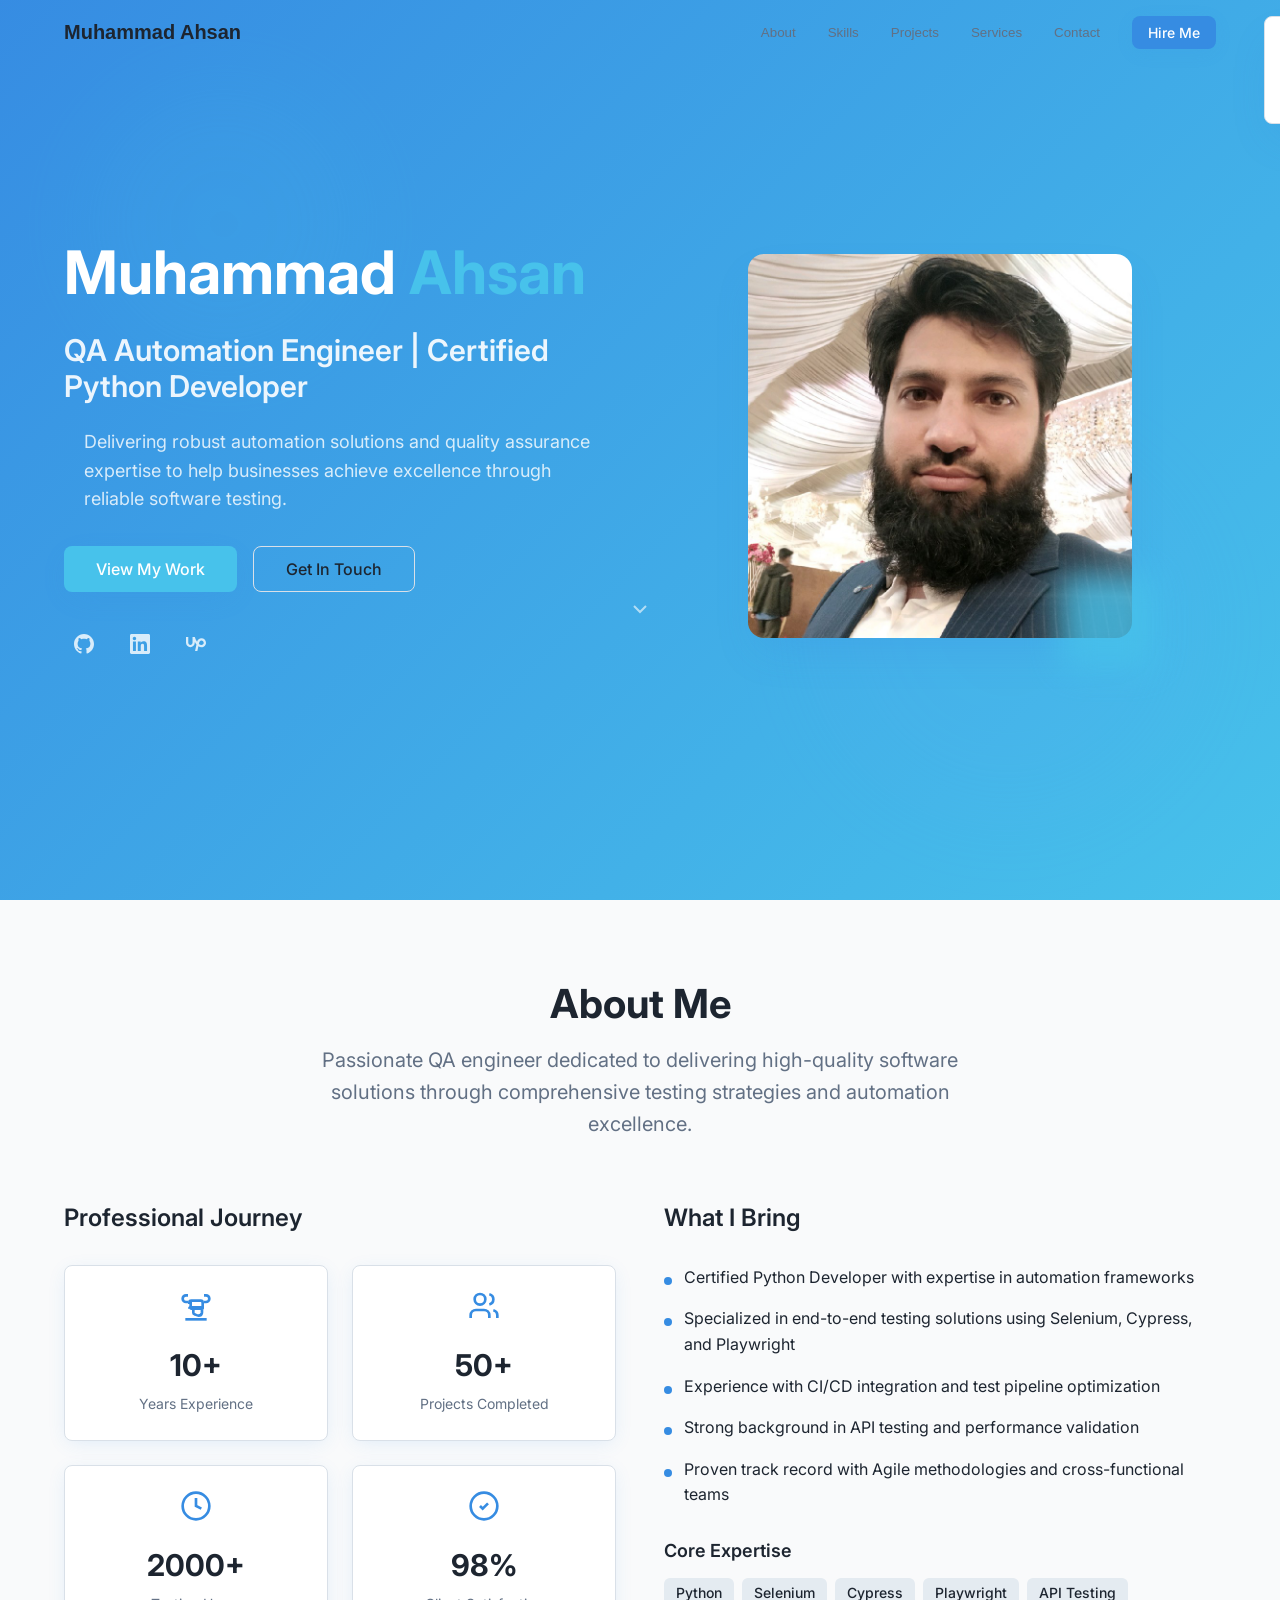
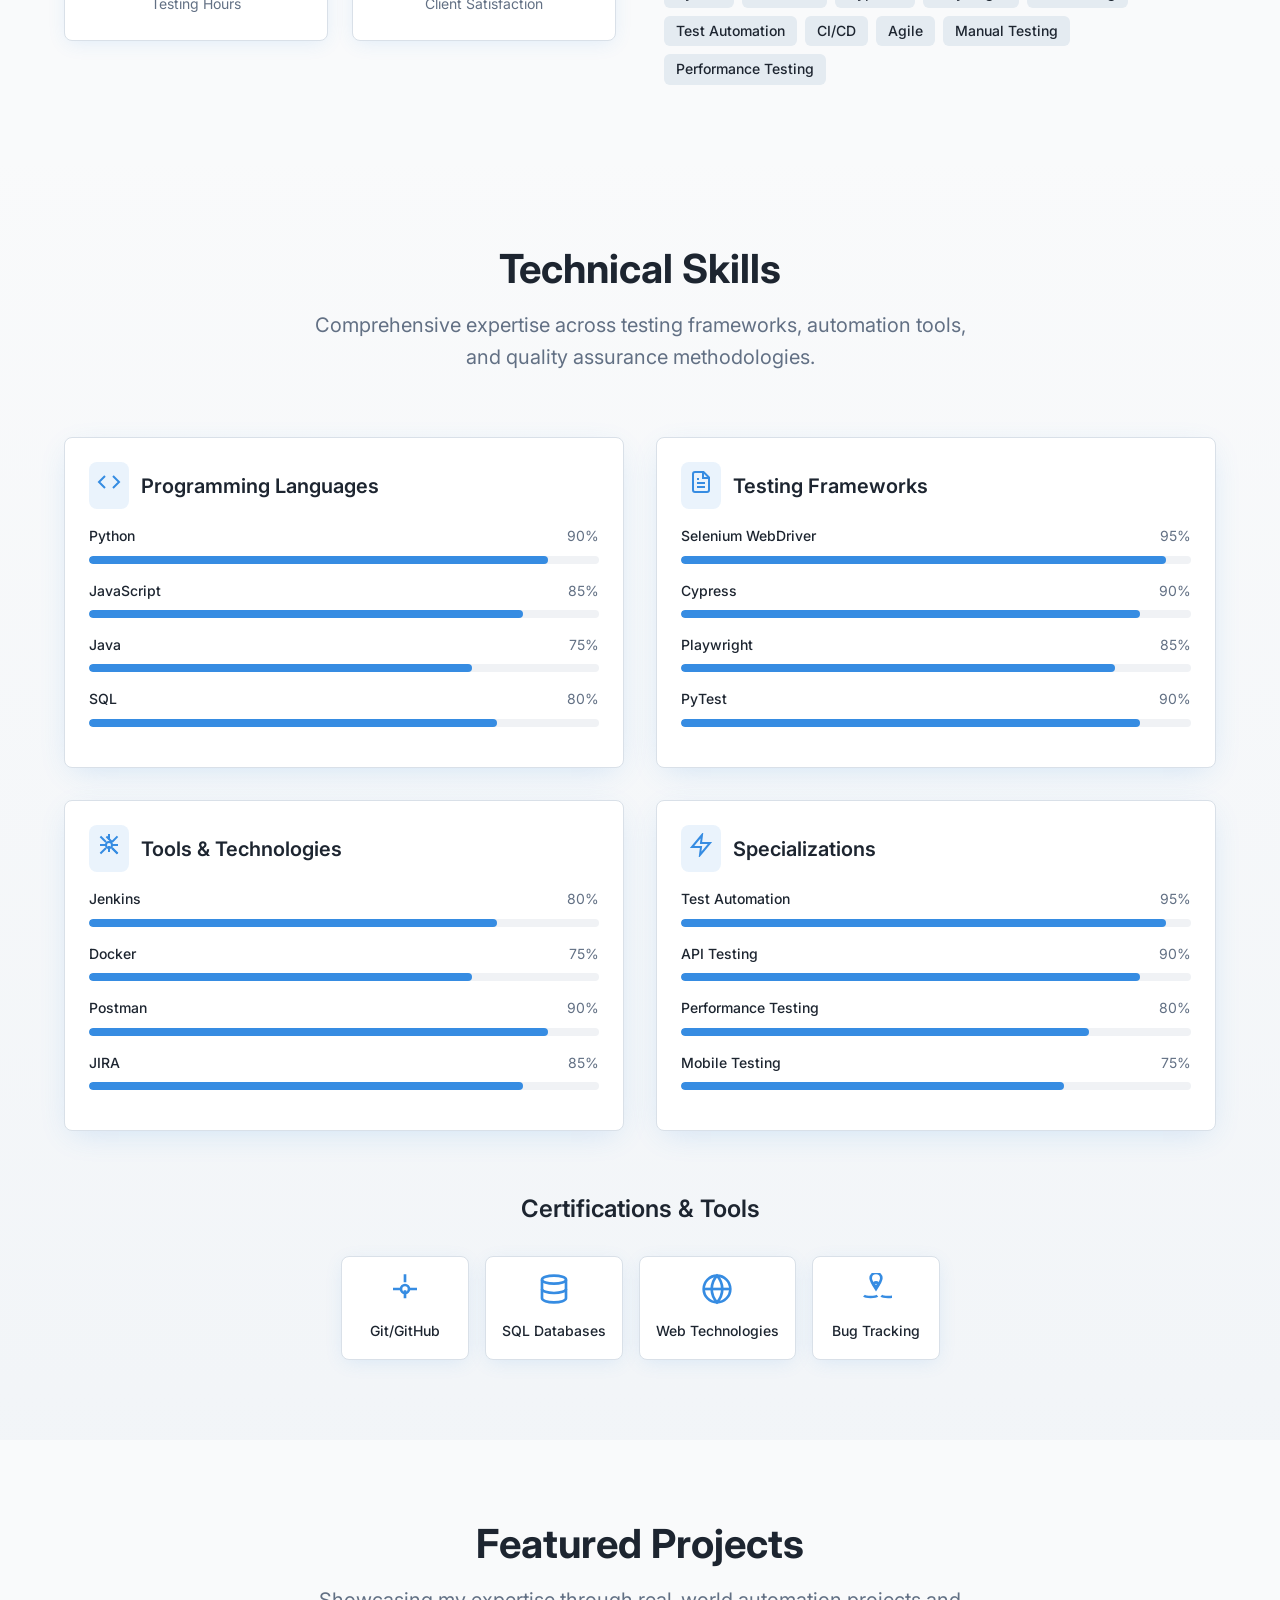
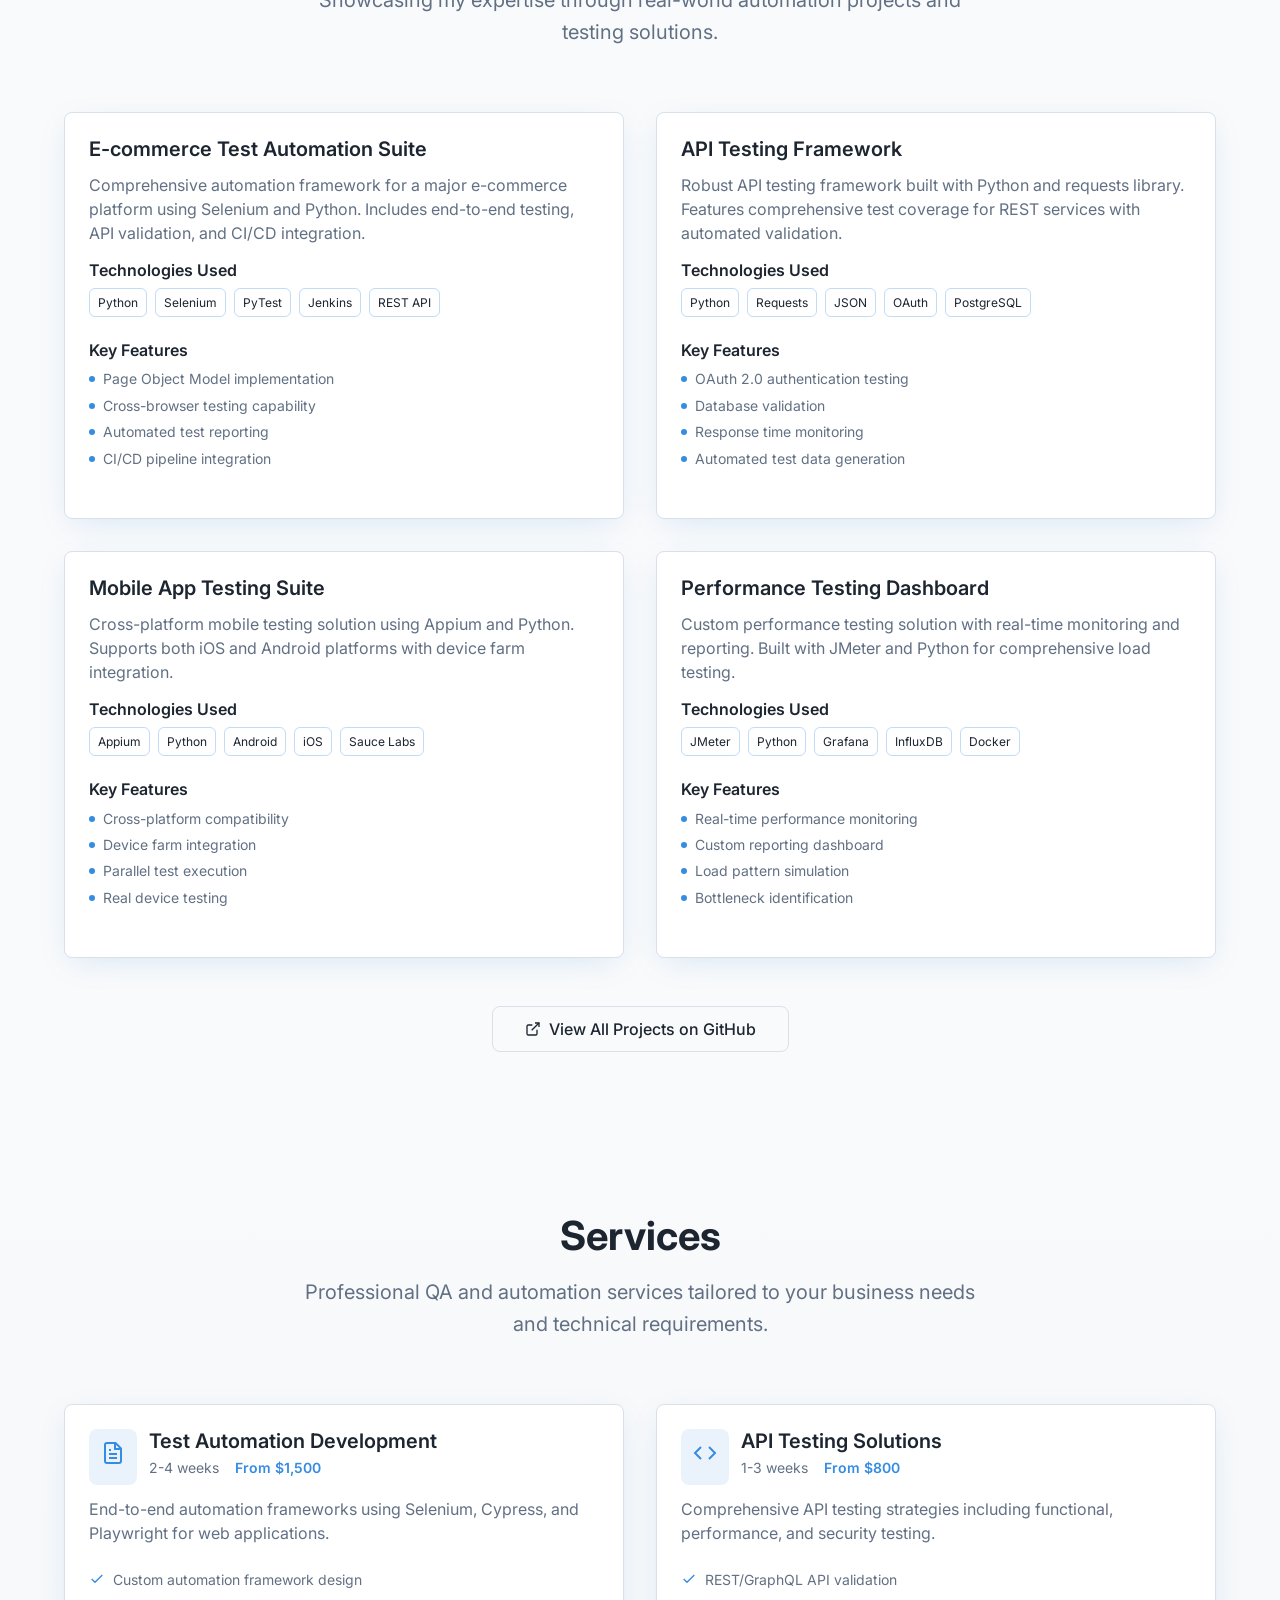
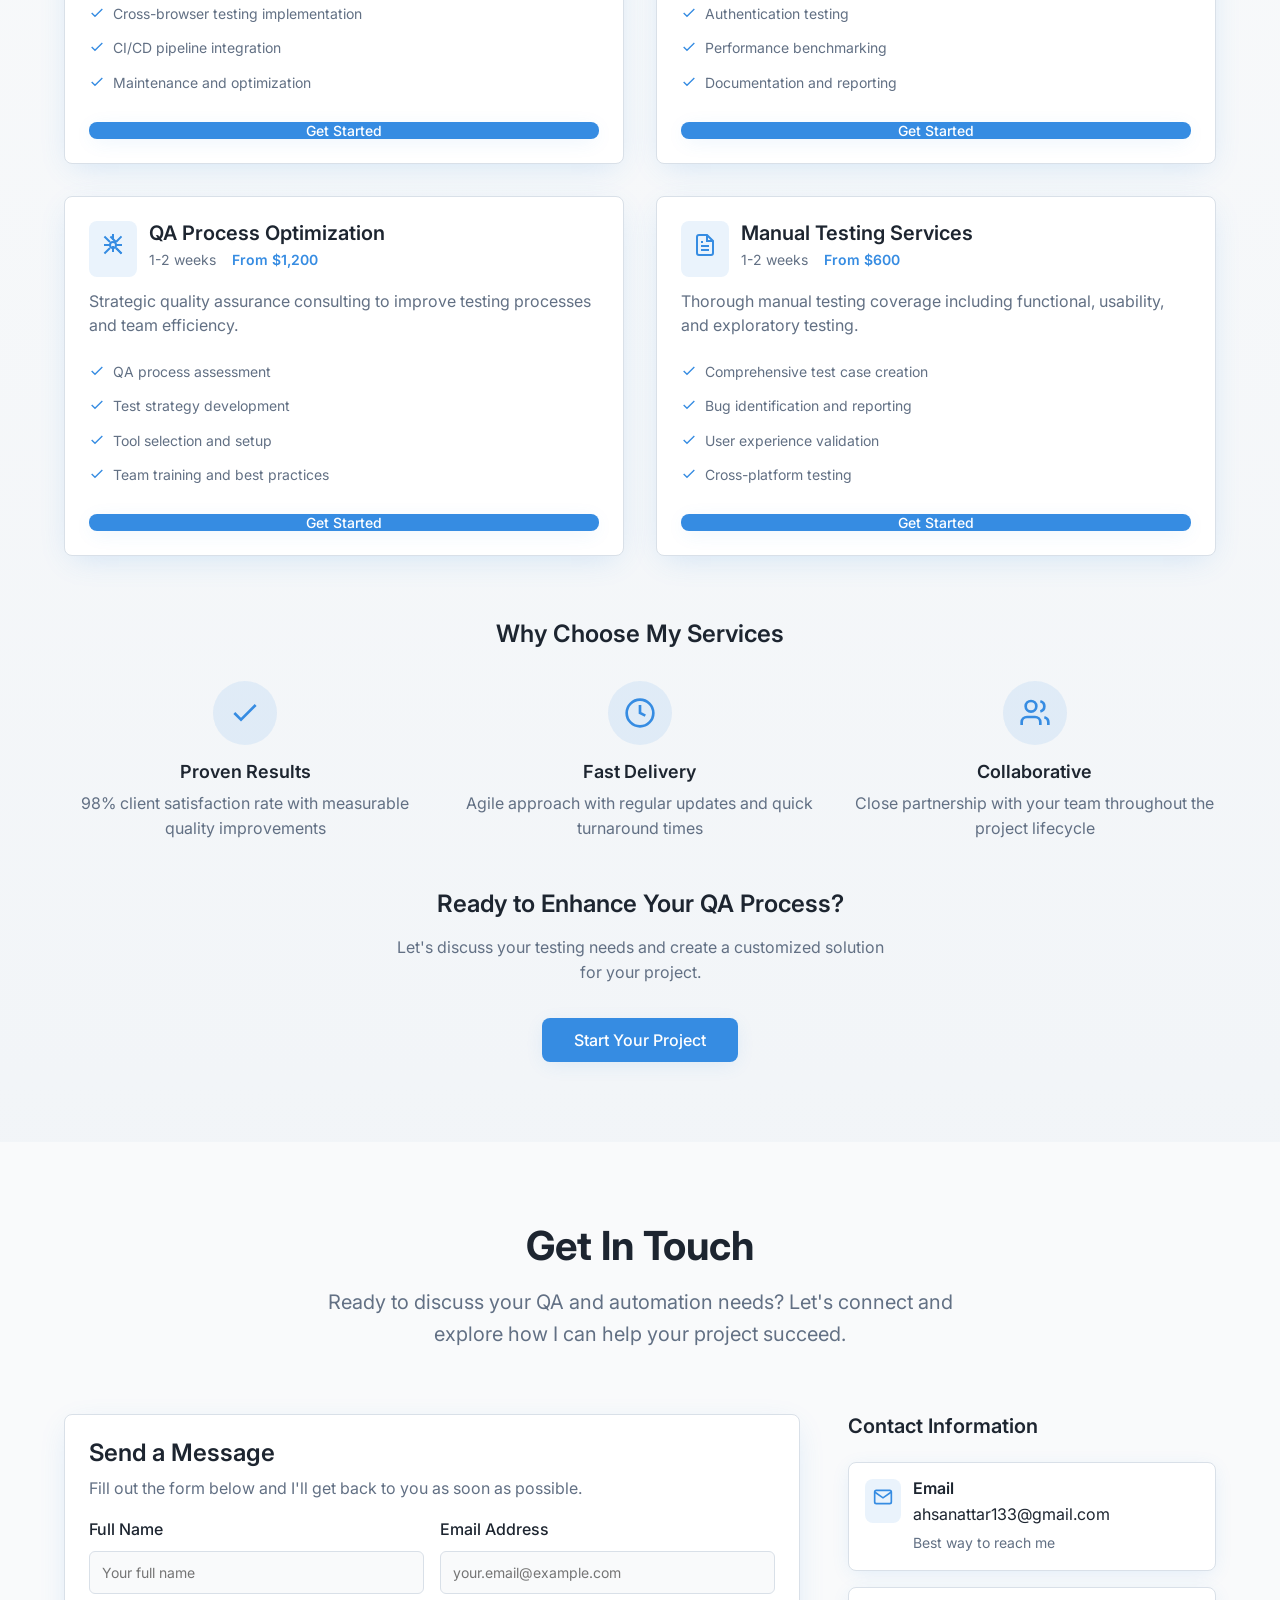
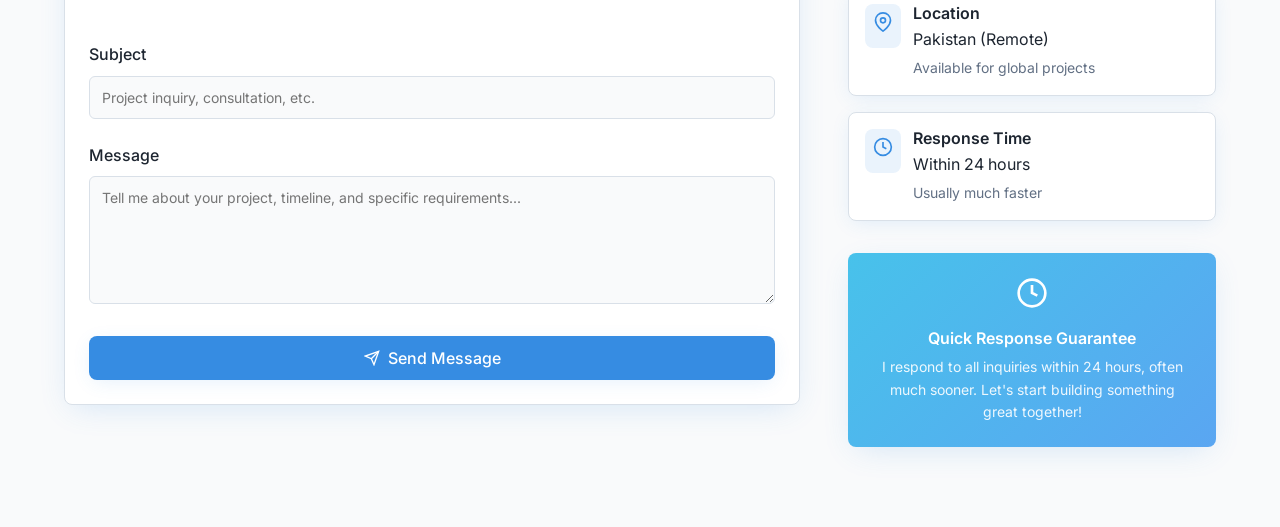
<file: index.html>
<!DOCTYPE html>
<html lang="en">
<head>
    <meta charset="UTF-8">
    <meta name="viewport" content="width=device-width, initial-scale=1.0">
    <title>Muhammad Ahsan - QA Automation Engineer | Certified Python Developer</title>
    <meta name="description" content="Professional QA Automation Engineer and Certified Python Developer. Specializing in test automation, API testing, and quality assurance solutions for businesses worldwide.">
    <meta name="author" content="Muhammad Ahsan">
    <meta name="keywords" content="QA Engineer, Test Automation, Python Developer, Selenium, Cypress, API Testing, Quality Assurance">
    
    <meta property="og:title" content="Muhammad Ahsan - QA Automation Engineer | Python Developer">
    <meta property="og:description" content="Professional QA Automation Engineer delivering robust testing solutions and automation frameworks. Available for Upwork projects and consulting.">
    <meta property="og:type" content="website">
    
    <link rel="stylesheet" href="styles.css">
    <link href="https://fonts.googleapis.com/css2?family=Inter:wght@300;400;500;600;700&display=swap" rel="stylesheet">
</head>
<body>
    <!-- Navigation -->
    <nav id="navbar" class="navbar">
        <div class="nav-container">
            <div class="nav-content">
                <button class="nav-logo" onclick="scrollToTop()">Muhammad Ahsan</button>
                
                <!-- Desktop Navigation -->
                <div class="nav-desktop">
                    <button onclick="scrollToSection('about')" class="nav-link">About</button>
                    <button onclick="scrollToSection('skills')" class="nav-link">Skills</button>
                    <button onclick="scrollToSection('projects')" class="nav-link">Projects</button>
                    <button onclick="scrollToSection('services')" class="nav-link">Services</button>
                    <button onclick="scrollToSection('contact')" class="nav-link">Contact</button>
                    <button onclick="scrollToSection('contact')" class="btn btn-primary btn-sm">Hire Me</button>
                </div>
                
                <!-- Mobile Menu Button -->
                <button class="mobile-menu-btn" onclick="toggleMobileMenu()">
                    <span class="hamburger-line"></span>
                    <span class="hamburger-line"></span>
                    <span class="hamburger-line"></span>
                </button>
            </div>
            
            <!-- Mobile Navigation -->
            <div id="mobile-menu" class="mobile-menu">
                <button onclick="scrollToSection('about')" class="mobile-nav-link">About</button>
                <button onclick="scrollToSection('skills')" class="mobile-nav-link">Skills</button>
                <button onclick="scrollToSection('projects')" class="mobile-nav-link">Projects</button>
                <button onclick="scrollToSection('services')" class="mobile-nav-link">Services</button>
                <button onclick="scrollToSection('contact')" class="mobile-nav-link">Contact</button>
                <button onclick="scrollToSection('contact')" class="btn btn-primary btn-sm">Hire Me</button>
            </div>
        </div>
    </nav>

    <!-- Hero Section -->
    <section class="hero">
        <div class="hero-bg-elements">
            <div class="hero-bg-circle-1"></div>
            <div class="hero-bg-circle-2"></div>
        </div>
        
        <div class="container hero-content">
            <div class="hero-grid">
                <!-- Content -->
                <div class="hero-text">
                    <h1 class="hero-title">Muhammad <span class="hero-accent">Ahsan</span></h1>
                    <h2 class="hero-subtitle">QA Automation Engineer | Certified Python Developer</h2>
                    <p class="hero-description">
                        Delivering robust automation solutions and quality assurance expertise to help businesses achieve excellence through reliable software testing.
                    </p>
                    
                    <div class="hero-buttons">
                        <button onclick="scrollToSection('projects')" class="btn btn-accent btn-lg">View My Work</button>
                        <button onclick="scrollToSection('contact')" class="btn btn-outline btn-lg">Get In Touch</button>
                    </div>

                    <div class="hero-social">
                        <a href="https://github.com/MAhsan133/" class="social-btn">
                            <svg width="20" height="20" viewBox="0 0 24 24" fill="currentColor">
                                <path d="M12 0c-6.626 0-12 5.373-12 12 0 5.302 3.438 9.8 8.207 11.387.599.111.793-.261.793-.577v-2.234c-3.338.726-4.033-1.416-4.033-1.416-.546-1.387-1.333-1.756-1.333-1.756-1.089-.745.083-.729.083-.729 1.205.084 1.839 1.237 1.839 1.237 1.07 1.834 2.807 1.304 3.492.997.107-.775.418-1.305.762-1.604-2.665-.305-5.467-1.334-5.467-5.931 0-1.311.469-2.381 1.236-3.221-.124-.303-.535-1.524.117-3.176 0 0 1.008-.322 3.301 1.23.957-.266 1.983-.399 3.003-.404 1.02.005 2.047.138 3.006.404 2.291-1.552 3.297-1.23 3.297-1.23.653 1.653.242 2.874.118 3.176.77.84 1.235 1.911 1.235 3.221 0 4.609-2.807 5.624-5.479 5.921.43.372.823 1.102.823 2.222v3.293c0 .319.192.694.801.576 4.765-1.589 8.199-6.086 8.199-11.386 0-6.627-5.373-12-12-12z"/>
                            </svg>
                        </a>
                        <a href="https://www.linkedin.com/in/muhammadahsan-automation/" class="social-btn">
                            <svg width="20" height="20" viewBox="0 0 24 24" fill="currentColor">
                                <path d="M20.447 20.452h-3.554v-5.569c0-1.328-.027-3.037-1.852-3.037-1.853 0-2.136 1.445-2.136 2.939v5.667H9.351V9h3.414v1.561h.046c.477-.9 1.637-1.85 3.37-1.85 3.601 0 4.267 2.37 4.267 5.455v6.286zM5.337 7.433c-1.144 0-2.063-.926-2.063-2.065 0-1.138.92-2.063 2.063-2.063 1.14 0 2.064.925 2.064 2.063 0 1.139-.925 2.065-2.064 2.065zm1.782 13.019H3.555V9h3.564v11.452zM22.225 0H1.771C.792 0 0 .774 0 1.729v20.542C0 23.227.792 24 1.771 24h20.451C23.2 24 24 23.227 24 22.271V1.729C24 .774 23.2 0 22.222 0h.003z"/>
                            </svg>
                        </a>
                        <a href="https://upwork.com/freelancers/muhammadahsan243" class="social-btn">
                            <svg width="20" height="20" viewBox="0 0 24 24" fill="currentColor" xmlns="http://www.w3.org/2000/svg">
                              <path d="M18.561 13.158c-1.102 0-2.135-.467-3.074-1.227l.228-1.076.008-.042c.207-1.143.849-3.06 2.839-3.06 1.492 0 2.703 1.212 2.703 2.703-.001 1.489-1.212 2.702-2.704 2.702zm0-8.14c-2.539 0-4.51 1.649-5.31 4.366-1.22-1.834-2.148-4.036-2.687-5.892H7.828v7.112c-.002 1.406-1.141 2.546-2.547 2.548-1.405-.002-2.543-1.143-2.545-2.548V3.492H0v7.112c0 2.914 2.37 5.303 5.281 5.303 2.913 0 5.283-2.389 5.283-5.303v-1.19c.529 1.107 1.182 2.229 1.974 3.221l-1.673 7.873h2.797l1.213-5.71c1.063.679 2.285 1.109 3.686 1.109 3 0 5.439-2.452 5.439-5.45 0-3-2.439-5.439-5.439-5.439z"/>
                            </svg>

                        </a>
                    </div>
                </div>

                <!-- Image -->
                <div class="hero-image">
                    <div class="hero-image-container">
                        <img src="src/assets/hero-portrait.jpg" alt="Muhammad Ahsan - QA Automation Engineer" class="hero-img">
                        <div class="hero-image-glow"></div>
                    </div>
                </div>
            </div>
            
            <div class="scroll-indicator">
                <button onclick="scrollToSection('about')" class="scroll-btn">
                    <svg width="24" height="24" viewBox="0 0 24 24" fill="none" stroke="currentColor" stroke-width="2">
                        <polyline points="6,9 12,15 18,9"></polyline>
                    </svg>
                </button>
            </div>
        </div>
    </section>

    <!-- About Section -->
    <section id="about" class="about">
        <div class="container">
            <div class="section-header">
                <h2 class="section-title">About Me</h2>
                <p class="section-description">
                    Passionate QA engineer dedicated to delivering high-quality software solutions through comprehensive testing strategies and automation excellence.
                </p>
            </div>

            <div class="about-grid">
                <!-- Stats -->
                <div class="about-stats">
                    <h3 class="about-section-title">Professional Journey</h3>
                    <div class="stats-grid">
                        <div class="stat-card">
                            <svg class="stat-icon" width="32" height="32" viewBox="0 0 24 24" fill="none" stroke="currentColor" stroke-width="2">
                                <path d="M6 9H4.5a2.5 2.5 0 0 1 0-5H6"></path>
                                <path d="M18 9h1.5a2.5 2.5 0 0 0 0-5H18"></path>
                                <path d="M4 22h16"></path>
                                <path d="M10 14.66V17c0 .55.47.98.97 1.21C12.15 18.75 13 19.24 14 19.24c1.25 0 2.18-.91 2.45-2.11.02-.12.03-.24.03-.37V14.66"></path>
                                <path d="M7 14c0-.55.45-1 1-1h8c.55 0 1 .45 1 1"></path>
                                <path d="M7 9.5c0-.83.67-1.5 1.5-1.5h7c.83 0 1.5.67 1.5 1.5v4c0 .28-.22.5-.5.5h-8c-.28 0-.5-.22-.5-.5v-4Z"></path>
                            </svg>
                            <div class="stat-value">10+</div>
                            <div class="stat-label">Years Experience</div>
                        </div>
                        <div class="stat-card">
                            <svg class="stat-icon" width="32" height="32" viewBox="0 0 24 24" fill="none" stroke="currentColor" stroke-width="2">
                                <path d="M16 21v-2a4 4 0 0 0-4-4H6a4 4 0 0 0-4 4v2"></path>
                                <circle cx="9" cy="7" r="4"></circle>
                                <path d="M22 21v-2a4 4 0 0 0-3-3.87"></path>
                                <path d="M16 3.13a4 4 0 0 1 0 7.75"></path>
                            </svg>
                            <div class="stat-value">50+</div>
                            <div class="stat-label">Projects Completed</div>
                        </div>
                        <div class="stat-card">
                            <svg class="stat-icon" width="32" height="32" viewBox="0 0 24 24" fill="none" stroke="currentColor" stroke-width="2">
                                <circle cx="12" cy="12" r="10"></circle>
                                <polyline points="12,6 12,12 16,14"></polyline>
                            </svg>
                            <div class="stat-value">2000+</div>
                            <div class="stat-label">Testing Hours</div>
                        </div>
                        <div class="stat-card">
                            <svg class="stat-icon" width="32" height="32" viewBox="0 0 24 24" fill="none" stroke="currentColor" stroke-width="2">
                                <circle cx="12" cy="12" r="10"></circle>
                                <path d="M9 12l2 2 4-4"></path>
                            </svg>
                            <div class="stat-value">98%</div>
                            <div class="stat-label">Client Satisfaction</div>
                        </div>
                    </div>
                </div>

                <!-- About content -->
                <div class="about-content">
                    <h3 class="about-section-title">What I Bring</h3>
                    <div class="about-highlights">
                        <div class="highlight-item">
                            <div class="highlight-dot"></div>
                            <p>Certified Python Developer with expertise in automation frameworks</p>
                        </div>
                        <div class="highlight-item">
                            <div class="highlight-dot"></div>
                            <p>Specialized in end-to-end testing solutions using Selenium, Cypress, and Playwright</p>
                        </div>
                        <div class="highlight-item">
                            <div class="highlight-dot"></div>
                            <p>Experience with CI/CD integration and test pipeline optimization</p>
                        </div>
                        <div class="highlight-item">
                            <div class="highlight-dot"></div>
                            <p>Strong background in API testing and performance validation</p>
                        </div>
                        <div class="highlight-item">
                            <div class="highlight-dot"></div>
                            <p>Proven track record with Agile methodologies and cross-functional teams</p>
                        </div>
                    </div>

                    <div class="about-skills">
                        <h4 class="skills-title">Core Expertise</h4>
                        <div class="skills-badges">
                            <span class="skill-badge">Python</span>
                            <span class="skill-badge">Selenium</span>
                            <span class="skill-badge">Cypress</span>
                            <span class="skill-badge">Playwright</span>
                            <span class="skill-badge">API Testing</span>
                            <span class="skill-badge">Test Automation</span>
                            <span class="skill-badge">CI/CD</span>
                            <span class="skill-badge">Agile</span>
                            <span class="skill-badge">Manual Testing</span>
                            <span class="skill-badge">Performance Testing</span>
                        </div>
                    </div>
                </div>
            </div>
        </div>
    </section>

    <!-- Skills Section -->
    <section id="skills" class="skills">
        <div class="container">
            <div class="section-header">
                <h2 class="section-title">Technical Skills</h2>
                <p class="section-description">
                    Comprehensive expertise across testing frameworks, automation tools, and quality assurance methodologies.
                </p>
            </div>

            <div class="skills-grid">
                <!-- Programming Languages -->
                <div class="skill-card">
                    <div class="skill-card-header">
                        <div class="skill-icon">
                            <svg width="24" height="24" viewBox="0 0 24 24" fill="none" stroke="currentColor" stroke-width="2">
                                <polyline points="16,18 22,12 16,6"></polyline>
                                <polyline points="8,6 2,12 8,18"></polyline>
                            </svg>
                        </div>
                        <h3 class="skill-card-title">Programming Languages</h3>
                    </div>
                    <div class="skill-list">
                        <div class="skill-item">
                            <div class="skill-info">
                                <span class="skill-name">Python</span>
                                <span class="skill-percentage">90%</span>
                            </div>
                            <div class="skill-bar">
                                <div class="skill-progress" style="width: 90%"></div>
                            </div>
                        </div>
                        <div class="skill-item">
                            <div class="skill-info">
                                <span class="skill-name">JavaScript</span>
                                <span class="skill-percentage">85%</span>
                            </div>
                            <div class="skill-bar">
                                <div class="skill-progress" style="width: 85%"></div>
                            </div>
                        </div>
                        <div class="skill-item">
                            <div class="skill-info">
                                <span class="skill-name">Java</span>
                                <span class="skill-percentage">75%</span>
                            </div>
                            <div class="skill-bar">
                                <div class="skill-progress" style="width: 75%"></div>
                            </div>
                        </div>
                        <div class="skill-item">
                            <div class="skill-info">
                                <span class="skill-name">SQL</span>
                                <span class="skill-percentage">80%</span>
                            </div>
                            <div class="skill-bar">
                                <div class="skill-progress" style="width: 80%"></div>
                            </div>
                        </div>
                    </div>
                </div>

                <!-- Testing Frameworks -->
                <div class="skill-card">
                    <div class="skill-card-header">
                        <div class="skill-icon">
                            <svg width="24" height="24" viewBox="0 0 24 24" fill="none" stroke="currentColor" stroke-width="2">
                                <path d="M14.5 2H6a2 2 0 0 0-2 2v16a2 2 0 0 0 2 2h12a2 2 0 0 0 2-2V7.5L14.5 2z"></path>
                                <polyline points="14,2 14,8 20,8"></polyline>
                                <line x1="16" y1="13" x2="8" y2="13"></line>
                                <line x1="16" y1="17" x2="8" y2="17"></line>
                                <polyline points="10,9 9,9 8,9"></polyline>
                            </svg>
                        </div>
                        <h3 class="skill-card-title">Testing Frameworks</h3>
                    </div>
                    <div class="skill-list">
                        <div class="skill-item">
                            <div class="skill-info">
                                <span class="skill-name">Selenium WebDriver</span>
                                <span class="skill-percentage">95%</span>
                            </div>
                            <div class="skill-bar">
                                <div class="skill-progress" style="width: 95%"></div>
                            </div>
                        </div>
                        <div class="skill-item">
                            <div class="skill-info">
                                <span class="skill-name">Cypress</span>
                                <span class="skill-percentage">90%</span>
                            </div>
                            <div class="skill-bar">
                                <div class="skill-progress" style="width: 90%"></div>
                            </div>
                        </div>
                        <div class="skill-item">
                            <div class="skill-info">
                                <span class="skill-name">Playwright</span>
                                <span class="skill-percentage">85%</span>
                            </div>
                            <div class="skill-bar">
                                <div class="skill-progress" style="width: 85%"></div>
                            </div>
                        </div>
                        <div class="skill-item">
                            <div class="skill-info">
                                <span class="skill-name">PyTest</span>
                                <span class="skill-percentage">90%</span>
                            </div>
                            <div class="skill-bar">
                                <div class="skill-progress" style="width: 90%"></div>
                            </div>
                        </div>
                    </div>
                </div>

                <!-- Tools & Technologies -->
                <div class="skill-card">
                    <div class="skill-card-header">
                        <div class="skill-icon">
                            <svg width="24" height="24" viewBox="0 0 24 24" fill="none" stroke="currentColor" stroke-width="2">
                                <circle cx="12" cy="12" r="3"></circle>
                                <path d="M12 1v6m0 6v6"></path>
                                <path d="M3 12h6m6 0h6"></path>
                                <path d="M3.4 20.5 9 15m6 0 5.6 5.5"></path>
                                <path d="M20.5 3.4 15 9m0 6l5.5 5.6"></path>
                                <path d="M3.4 3.5 9 9m6 0-5.6-5.5"></path>
                            </svg>
                        </div>
                        <h3 class="skill-card-title">Tools & Technologies</h3>
                    </div>
                    <div class="skill-list">
                        <div class="skill-item">
                            <div class="skill-info">
                                <span class="skill-name">Jenkins</span>
                                <span class="skill-percentage">80%</span>
                            </div>
                            <div class="skill-bar">
                                <div class="skill-progress" style="width: 80%"></div>
                            </div>
                        </div>
                        <div class="skill-item">
                            <div class="skill-info">
                                <span class="skill-name">Docker</span>
                                <span class="skill-percentage">75%</span>
                            </div>
                            <div class="skill-bar">
                                <div class="skill-progress" style="width: 75%"></div>
                            </div>
                        </div>
                        <div class="skill-item">
                            <div class="skill-info">
                                <span class="skill-name">Postman</span>
                                <span class="skill-percentage">90%</span>
                            </div>
                            <div class="skill-bar">
                                <div class="skill-progress" style="width: 90%"></div>
                            </div>
                        </div>
                        <div class="skill-item">
                            <div class="skill-info">
                                <span class="skill-name">JIRA</span>
                                <span class="skill-percentage">85%</span>
                            </div>
                            <div class="skill-bar">
                                <div class="skill-progress" style="width: 85%"></div>
                            </div>
                        </div>
                    </div>
                </div>

                <!-- Specializations -->
                <div class="skill-card">
                    <div class="skill-card-header">
                        <div class="skill-icon">
                            <svg width="24" height="24" viewBox="0 0 24 24" fill="none" stroke="currentColor" stroke-width="2">
                                <polygon points="13 2 3 14 12 14 11 22 21 10 12 10 13 2"></polygon>
                            </svg>
                        </div>
                        <h3 class="skill-card-title">Specializations</h3>
                    </div>
                    <div class="skill-list">
                        <div class="skill-item">
                            <div class="skill-info">
                                <span class="skill-name">Test Automation</span>
                                <span class="skill-percentage">95%</span>
                            </div>
                            <div class="skill-bar">
                                <div class="skill-progress" style="width: 95%"></div>
                            </div>
                        </div>
                        <div class="skill-item">
                            <div class="skill-info">
                                <span class="skill-name">API Testing</span>
                                <span class="skill-percentage">90%</span>
                            </div>
                            <div class="skill-bar">
                                <div class="skill-progress" style="width: 90%"></div>
                            </div>
                        </div>
                        <div class="skill-item">
                            <div class="skill-info">
                                <span class="skill-name">Performance Testing</span>
                                <span class="skill-percentage">80%</span>
                            </div>
                            <div class="skill-bar">
                                <div class="skill-progress" style="width: 80%"></div>
                            </div>
                        </div>
                        <div class="skill-item">
                            <div class="skill-info">
                                <span class="skill-name">Mobile Testing</span>
                                <span class="skill-percentage">75%</span>
                            </div>
                            <div class="skill-bar">
                                <div class="skill-progress" style="width: 75%"></div>
                            </div>
                        </div>
                    </div>
                </div>
            </div>

            <!-- Additional certifications -->
            <div class="certifications">
                <h3 class="certifications-title">Certifications & Tools</h3>
                <div class="certification-grid">
                    <div class="cert-card">
                        <svg class="cert-icon" width="32" height="32" viewBox="0 0 24 24" fill="none" stroke="currentColor" stroke-width="2">
                            <circle cx="12" cy="12" r="3"></circle>
                            <path d="M12 1v6m0 6v6"></path>
                            <path d="M3 12h6m6 0h6"></path>
                        </svg>
                        <p class="cert-name">Git/GitHub</p>
                    </div>
                    <div class="cert-card">
                        <svg class="cert-icon" width="32" height="32" viewBox="0 0 24 24" fill="none" stroke="currentColor" stroke-width="2">
                            <ellipse cx="12" cy="5" rx="9" ry="3"></ellipse>
                            <path d="M21 12c0 1.66-4 3-9 3s-9-1.34-9-3"></path>
                            <path d="M3 5v14c0 1.66 4 3 9 3s9-1.34 9-3V5"></path>
                        </svg>
                        <p class="cert-name">SQL Databases</p>
                    </div>
                    <div class="cert-card">
                        <svg class="cert-icon" width="32" height="32" viewBox="0 0 24 24" fill="none" stroke="currentColor" stroke-width="2">
                            <circle cx="12" cy="12" r="10"></circle>
                            <line x1="2" y1="12" x2="22" y2="12"></line>
                            <path d="M12 2a15.3 15.3 0 0 1 4 10 15.3 15.3 0 0 1-4 10 15.3 15.3 0 0 1-4-10 15.3 15.3 0 0 1 4-10z"></path>
                        </svg>
                        <p class="cert-name">Web Technologies</p>
                    </div>
                    <div class="cert-card">
                        <svg class="cert-icon" width="32" height="32" viewBox="0 0 24 24" fill="none" stroke="currentColor" stroke-width="2">
                            <path d="M12 12s4-6 4-8a4 4 0 1 0-8 0c0 2 4 8 4 8z"></path>
                            <path d="M10.5 8.5a1.5 1.5 0 1 1 3 0 1.5 1.5 0 0 1-3 0z"></path>
                            <path d="M3 17s1 1 5 1 5-1 5-1"></path>
                            <path d="M16 17s1 1 5 1 5-1 5-1"></path>
                        </svg>
                        <p class="cert-name">Bug Tracking</p>
                    </div>
                </div>
            </div>
        </div>
    </section>

    <!-- Projects Section -->
    <section id="projects" class="projects">
        <div class="container">
            <div class="section-header">
                <h2 class="section-title">Featured Projects</h2>
                <p class="section-description">
                    Showcasing my expertise through real-world automation projects and testing solutions.
                </p>
            </div>

            <div class="projects-grid">
                <!-- E-commerce Test Automation Suite -->
                <div class="project-card">
                    <div class="project-header">
                        <h3 class="project-title">E-commerce Test Automation Suite</h3>
                        <p class="project-description">
                            Comprehensive automation framework for a major e-commerce platform using Selenium and Python. Includes end-to-end testing, API validation, and CI/CD integration.
                        </p>
                    </div>
                    <div class="project-content">
                        <div class="project-tech">
                            <h4 class="project-section-title">Technologies Used</h4>
                            <div class="tech-badges">
                                <span class="tech-badge">Python</span>
                                <span class="tech-badge">Selenium</span>
                                <span class="tech-badge">PyTest</span>
                                <span class="tech-badge">Jenkins</span>
                                <span class="tech-badge">REST API</span>
                            </div>
                        </div>
                        
                        <div class="project-features">
                            <h4 class="project-section-title">Key Features</h4>
                            <ul class="features-list">
                                <li>Page Object Model implementation</li>
                                <li>Cross-browser testing capability</li>
                                <li>Automated test reporting</li>
                                <li>CI/CD pipeline integration</li>
                            </ul>
                        </div>
                        
<!--                        <div class="project-actions">-->
<!--                            <button class="btn btn-primary btn-sm">Live Demo</button>-->
<!--                            <button class="btn btn-outline btn-sm">View Code</button>-->
<!--                        </div>-->
                    </div>
                </div>

                <!-- API Testing Framework -->
                <div class="project-card">
                    <div class="project-header">
                        <h3 class="project-title">API Testing Framework</h3>
                        <p class="project-description">
                            Robust API testing framework built with Python and requests library. Features comprehensive test coverage for REST services with automated validation.
                        </p>
                    </div>
                    <div class="project-content">
                        <div class="project-tech">
                            <h4 class="project-section-title">Technologies Used</h4>
                            <div class="tech-badges">
                                <span class="tech-badge">Python</span>
                                <span class="tech-badge">Requests</span>
                                <span class="tech-badge">JSON</span>
                                <span class="tech-badge">OAuth</span>
                                <span class="tech-badge">PostgreSQL</span>
                            </div>
                        </div>
                        
                        <div class="project-features">
                            <h4 class="project-section-title">Key Features</h4>
                            <ul class="features-list">
                                <li>OAuth 2.0 authentication testing</li>
                                <li>Database validation</li>
                                <li>Response time monitoring</li>
                                <li>Automated test data generation</li>
                            </ul>
                        </div>
                        
<!--                        <div class="project-actions">-->
<!--                            <button class="btn btn-primary btn-sm">Live Demo</button>-->
<!--                            <button class="btn btn-outline btn-sm">View Code</button>-->
<!--                        </div>-->
                    </div>
                </div>

                <!-- Mobile App Testing Suite -->
                <div class="project-card">
                    <div class="project-header">
                        <h3 class="project-title">Mobile App Testing Suite</h3>
                        <p class="project-description">
                            Cross-platform mobile testing solution using Appium and Python. Supports both iOS and Android platforms with device farm integration.
                        </p>
                    </div>
                    <div class="project-content">
                        <div class="project-tech">
                            <h4 class="project-section-title">Technologies Used</h4>
                            <div class="tech-badges">
                                <span class="tech-badge">Appium</span>
                                <span class="tech-badge">Python</span>
                                <span class="tech-badge">Android</span>
                                <span class="tech-badge">iOS</span>
                                <span class="tech-badge">Sauce Labs</span>
                            </div>
                        </div>
                        
                        <div class="project-features">
                            <h4 class="project-section-title">Key Features</h4>
                            <ul class="features-list">
                                <li>Cross-platform compatibility</li>
                                <li>Device farm integration</li>
                                <li>Parallel test execution</li>
                                <li>Real device testing</li>
                            </ul>
                        </div>
                        
<!--                        <div class="project-actions">-->
<!--                            <button class="btn btn-primary btn-sm">Live Demo</button>-->
<!--                            <button class="btn btn-outline btn-sm">View Code</button>-->
<!--                        </div>-->
                    </div>
                </div>

                <!-- Performance Testing Dashboard -->
                <div class="project-card">
                    <div class="project-header">
                        <h3 class="project-title">Performance Testing Dashboard</h3>
                        <p class="project-description">
                            Custom performance testing solution with real-time monitoring and reporting. Built with JMeter and Python for comprehensive load testing.
                        </p>
                    </div>
                    <div class="project-content">
                        <div class="project-tech">
                            <h4 class="project-section-title">Technologies Used</h4>
                            <div class="tech-badges">
                                <span class="tech-badge">JMeter</span>
                                <span class="tech-badge">Python</span>
                                <span class="tech-badge">Grafana</span>
                                <span class="tech-badge">InfluxDB</span>
                                <span class="tech-badge">Docker</span>
                            </div>
                        </div>
                        
                        <div class="project-features">
                            <h4 class="project-section-title">Key Features</h4>
                            <ul class="features-list">
                                <li>Real-time performance monitoring</li>
                                <li>Custom reporting dashboard</li>
                                <li>Load pattern simulation</li>
                                <li>Bottleneck identification</li>
                            </ul>
                        </div>
                        
<!--                        <div class="project-actions">-->
<!--                            <button class="btn btn-primary btn-sm">Live Demo</button>-->
<!--                            <button class="btn btn-outline btn-sm">View Code</button>-->
<!--                        </div>-->
                    </div>
                </div>
            </div>

            <div class="projects-footer">
                <a href="https://github.com/MAhsan133/" target="_blank">
                    <button class="btn btn-outline btn-lg">
                        <svg width="16" height="16" viewBox="0 0 24 24" fill="none" stroke="currentColor" stroke-width="2">
                            <path d="M18 13v6a2 2 0 0 1-2 2H5a2 2 0 0 1-2-2V8a2 2 0 0 1 2-2h6"></path>
                            <polyline points="15,3 21,3 21,9"></polyline>
                            <line x1="10" y1="14" x2="21" y2="3"></line>
                        </svg>
                        View All Projects on GitHub
                    </button>
                </a>
            </div>
        </div>
    </section>

    <!-- Services Section -->
    <section id="services" class="services">
        <div class="container">
            <div class="section-header">
                <h2 class="section-title">Services</h2>
                <p class="section-description">
                    Professional QA and automation services tailored to your business needs and technical requirements.
                </p>
            </div>

            <div class="services-grid">
                <!-- Test Automation Development -->
                <div class="service-card">
                    <div class="service-header">
                        <div class="service-icon">
                            <svg width="24" height="24" viewBox="0 0 24 24" fill="none" stroke="currentColor" stroke-width="2">
                                <path d="M14.5 2H6a2 2 0 0 0-2 2v16a2 2 0 0 0 2 2h12a2 2 0 0 0 2-2V7.5L14.5 2z"></path>
                                <polyline points="14,2 14,8 20,8"></polyline>
                                <line x1="16" y1="13" x2="8" y2="13"></line>
                                <line x1="16" y1="17" x2="8" y2="17"></line>
                                <polyline points="10,9 9,9 8,9"></polyline>
                            </svg>
                        </div>
                        <div class="service-title-group">
                            <h3 class="service-title">Test Automation Development</h3>
                            <div class="service-meta">
                                <span class="service-duration">2-4 weeks</span>
                                <span class="service-price">From $1,500</span>
                            </div>
                        </div>
                    </div>
                    <p class="service-description">
                        End-to-end automation frameworks using Selenium, Cypress, and Playwright for web applications.
                    </p>
                    <div class="service-features">
                        <div class="service-feature">
                            <svg class="feature-check" width="16" height="16" viewBox="0 0 24 24" fill="none" stroke="currentColor" stroke-width="2">
                                <polyline points="20,6 9,17 4,12"></polyline>
                            </svg>
                            <span>Custom automation framework design</span>
                        </div>
                        <div class="service-feature">
                            <svg class="feature-check" width="16" height="16" viewBox="0 0 24 24" fill="none" stroke="currentColor" stroke-width="2">
                                <polyline points="20,6 9,17 4,12"></polyline>
                            </svg>
                            <span>Cross-browser testing implementation</span>
                        </div>
                        <div class="service-feature">
                            <svg class="feature-check" width="16" height="16" viewBox="0 0 24 24" fill="none" stroke="currentColor" stroke-width="2">
                                <polyline points="20,6 9,17 4,12"></polyline>
                            </svg>
                            <span>CI/CD pipeline integration</span>
                        </div>
                        <div class="service-feature">
                            <svg class="feature-check" width="16" height="16" viewBox="0 0 24 24" fill="none" stroke="currentColor" stroke-width="2">
                                <polyline points="20,6 9,17 4,12"></polyline>
                            </svg>
                            <span>Maintenance and optimization</span>
                        </div>
                    </div>
                    <button class="btn btn-primary service-btn">Get Started</button>
                </div>

                <!-- API Testing Solutions -->
                <div class="service-card">
                    <div class="service-header">
                        <div class="service-icon">
                            <svg width="24" height="24" viewBox="0 0 24 24" fill="none" stroke="currentColor" stroke-width="2">
                                <polyline points="16,18 22,12 16,6"></polyline>
                                <polyline points="8,6 2,12 8,18"></polyline>
                            </svg>
                        </div>
                        <div class="service-title-group">
                            <h3 class="service-title">API Testing Solutions</h3>
                            <div class="service-meta">
                                <span class="service-duration">1-3 weeks</span>
                                <span class="service-price">From $800</span>
                            </div>
                        </div>
                    </div>
                    <p class="service-description">
                        Comprehensive API testing strategies including functional, performance, and security testing.
                    </p>
                    <div class="service-features">
                        <div class="service-feature">
                            <svg class="feature-check" width="16" height="16" viewBox="0 0 24 24" fill="none" stroke="currentColor" stroke-width="2">
                                <polyline points="20,6 9,17 4,12"></polyline>
                            </svg>
                            <span>REST/GraphQL API validation</span>
                        </div>
                        <div class="service-feature">
                            <svg class="feature-check" width="16" height="16" viewBox="0 0 24 24" fill="none" stroke="currentColor" stroke-width="2">
                                <polyline points="20,6 9,17 4,12"></polyline>
                            </svg>
                            <span>Authentication testing</span>
                        </div>
                        <div class="service-feature">
                            <svg class="feature-check" width="16" height="16" viewBox="0 0 24 24" fill="none" stroke="currentColor" stroke-width="2">
                                <polyline points="20,6 9,17 4,12"></polyline>
                            </svg>
                            <span>Performance benchmarking</span>
                        </div>
                        <div class="service-feature">
                            <svg class="feature-check" width="16" height="16" viewBox="0 0 24 24" fill="none" stroke="currentColor" stroke-width="2">
                                <polyline points="20,6 9,17 4,12"></polyline>
                            </svg>
                            <span>Documentation and reporting</span>
                        </div>
                    </div>
                    <button class="btn btn-primary service-btn">Get Started</button>
                </div>

                <!-- QA Process Optimization -->
                <div class="service-card">
                    <div class="service-header">
                        <div class="service-icon">
                            <svg width="24" height="24" viewBox="0 0 24 24" fill="none" stroke="currentColor" stroke-width="2">
                                <circle cx="12" cy="12" r="3"></circle>
                                <path d="M12 1v6m0 6v6"></path>
                                <path d="M3 12h6m6 0h6"></path>
                                <path d="M3.4 20.5 9 15m6 0 5.6 5.5"></path>
                                <path d="M20.5 3.4 15 9m0 6l5.5 5.6"></path>
                                <path d="M3.4 3.5 9 9m6 0-5.6-5.5"></path>
                            </svg>
                        </div>
                        <div class="service-title-group">
                            <h3 class="service-title">QA Process Optimization</h3>
                            <div class="service-meta">
                                <span class="service-duration">1-2 weeks</span>
                                <span class="service-price">From $1,200</span>
                            </div>
                        </div>
                    </div>
                    <p class="service-description">
                        Strategic quality assurance consulting to improve testing processes and team efficiency.
                    </p>
                    <div class="service-features">
                        <div class="service-feature">
                            <svg class="feature-check" width="16" height="16" viewBox="0 0 24 24" fill="none" stroke="currentColor" stroke-width="2">
                                <polyline points="20,6 9,17 4,12"></polyline>
                            </svg>
                            <span>QA process assessment</span>
                        </div>
                        <div class="service-feature">
                            <svg class="feature-check" width="16" height="16" viewBox="0 0 24 24" fill="none" stroke="currentColor" stroke-width="2">
                                <polyline points="20,6 9,17 4,12"></polyline>
                            </svg>
                            <span>Test strategy development</span>
                        </div>
                        <div class="service-feature">
                            <svg class="feature-check" width="16" height="16" viewBox="0 0 24 24" fill="none" stroke="currentColor" stroke-width="2">
                                <polyline points="20,6 9,17 4,12"></polyline>
                            </svg>
                            <span>Tool selection and setup</span>
                        </div>
                        <div class="service-feature">
                            <svg class="feature-check" width="16" height="16" viewBox="0 0 24 24" fill="none" stroke="currentColor" stroke-width="2">
                                <polyline points="20,6 9,17 4,12"></polyline>
                            </svg>
                            <span>Team training and best practices</span>
                        </div>
                    </div>
                    <button class="btn btn-primary service-btn">Get Started</button>
                </div>

                <!-- Manual Testing Services -->
                <div class="service-card">
                    <div class="service-header">
                        <div class="service-icon">
                            <svg width="24" height="24" viewBox="0 0 24 24" fill="none" stroke="currentColor" stroke-width="2">
                                <path d="M14 2H6a2 2 0 0 0-2 2v16a2 2 0 0 0 2 2h12a2 2 0 0 0 2-2V8z"></path>
                                <polyline points="14,2 14,8 20,8"></polyline>
                                <line x1="16" y1="13" x2="8" y2="13"></line>
                                <line x1="16" y1="17" x2="8" y2="17"></line>
                                <polyline points="10,9 9,9 8,9"></polyline>
                            </svg>
                        </div>
                        <div class="service-title-group">
                            <h3 class="service-title">Manual Testing Services</h3>
                            <div class="service-meta">
                                <span class="service-duration">1-2 weeks</span>
                                <span class="service-price">From $600</span>
                            </div>
                        </div>
                    </div>
                    <p class="service-description">
                        Thorough manual testing coverage including functional, usability, and exploratory testing.
                    </p>
                    <div class="service-features">
                        <div class="service-feature">
                            <svg class="feature-check" width="16" height="16" viewBox="0 0 24 24" fill="none" stroke="currentColor" stroke-width="2">
                                <polyline points="20,6 9,17 4,12"></polyline>
                            </svg>
                            <span>Comprehensive test case creation</span>
                        </div>
                        <div class="service-feature">
                            <svg class="feature-check" width="16" height="16" viewBox="0 0 24 24" fill="none" stroke="currentColor" stroke-width="2">
                                <polyline points="20,6 9,17 4,12"></polyline>
                            </svg>
                            <span>Bug identification and reporting</span>
                        </div>
                        <div class="service-feature">
                            <svg class="feature-check" width="16" height="16" viewBox="0 0 24 24" fill="none" stroke="currentColor" stroke-width="2">
                                <polyline points="20,6 9,17 4,12"></polyline>
                            </svg>
                            <span>User experience validation</span>
                        </div>
                        <div class="service-feature">
                            <svg class="feature-check" width="16" height="16" viewBox="0 0 24 24" fill="none" stroke="currentColor" stroke-width="2">
                                <polyline points="20,6 9,17 4,12"></polyline>
                            </svg>
                            <span>Cross-platform testing</span>
                        </div>
                    </div>
                    <button class="btn btn-primary service-btn">Get Started</button>
                </div>
            </div>

            <!-- Benefits section -->
            <div class="benefits-section">
                <h3 class="benefits-title">Why Choose My Services</h3>
                <div class="benefits-grid">
                    <div class="benefit-item">
                        <div class="benefit-icon">
                            <svg width="32" height="32" viewBox="0 0 24 24" fill="none" stroke="currentColor" stroke-width="2">
                                <polyline points="20,6 9,17 4,12"></polyline>
                            </svg>
                        </div>
                        <h4 class="benefit-title">Proven Results</h4>
                        <p class="benefit-description">98% client satisfaction rate with measurable quality improvements</p>
                    </div>
                    <div class="benefit-item">
                        <div class="benefit-icon">
                            <svg width="32" height="32" viewBox="0 0 24 24" fill="none" stroke="currentColor" stroke-width="2">
                                <circle cx="12" cy="12" r="10"></circle>
                                <polyline points="12,6 12,12 16,14"></polyline>
                            </svg>
                        </div>
                        <h4 class="benefit-title">Fast Delivery</h4>
                        <p class="benefit-description">Agile approach with regular updates and quick turnaround times</p>
                    </div>
                    <div class="benefit-item">
                        <div class="benefit-icon">
                            <svg width="32" height="32" viewBox="0 0 24 24" fill="none" stroke="currentColor" stroke-width="2">
                                <path d="M16 21v-2a4 4 0 0 0-4-4H6a4 4 0 0 0-4 4v2"></path>
                                <circle cx="9" cy="7" r="4"></circle>
                                <path d="M22 21v-2a4 4 0 0 0-3-3.87"></path>
                                <path d="M16 3.13a4 4 0 0 1 0 7.75"></path>
                            </svg>
                        </div>
                        <h4 class="benefit-title">Collaborative</h4>
                        <p class="benefit-description">Close partnership with your team throughout the project lifecycle</p>
                    </div>
                </div>
            </div>

            <!-- CTA -->
            <div class="services-cta">
                <h3 class="cta-title">Ready to Enhance Your QA Process?</h3>
                <p class="cta-description">
                    Let's discuss your testing needs and create a customized solution for your project.
                </p>
                <button class="btn btn-primary btn-lg">Start Your Project</button>
            </div>
        </div>
    </section>

    <!-- Contact Section -->
    <section id="contact" class="contact">
        <div class="container">
            <div class="section-header">
                <h2 class="section-title">Get In Touch</h2>
                <p class="section-description">
                    Ready to discuss your QA and automation needs? Let's connect and explore how I can help your project succeed.
                </p>
            </div>

            <div class="contact-grid">
                <!-- Contact form -->
                <div class="contact-form-container">
                    <div class="contact-form-card">
                        <div class="form-header">
                            <h3 class="form-title">Send a Message</h3>
                            <p class="form-description">
                                Fill out the form below and I'll get back to you as soon as possible.
                            </p>
                        </div>
                        <form id="contact-form" class="contact-form">
                            <div class="form-row">
                                <div class="form-group">
                                    <label for="name" class="form-label">Full Name</label>
                                    <input type="text" id="name" name="name" class="form-input" placeholder="Your full name" required>
                                </div>
                                <div class="form-group">
                                    <label for="email" class="form-label">Email Address</label>
                                    <input type="email" id="email" name="email" class="form-input" placeholder="your.email@example.com" required>
                                </div>
                            </div>
                            
                            <div class="form-group">
                                <label for="subject" class="form-label">Subject</label>
                                <input type="text" id="subject" name="subject" class="form-input" placeholder="Project inquiry, consultation, etc." required>
                            </div>
                            
                            <div class="form-group">
                                <label for="message" class="form-label">Message</label>
                                <textarea id="message" name="message" class="form-textarea" rows="6" placeholder="Tell me about your project, timeline, and specific requirements..." required></textarea>
                            </div>
                            
                            <button type="submit" class="btn btn-primary btn-lg form-submit">
                                <svg width="16" height="16" viewBox="0 0 24 24" fill="none" stroke="currentColor" stroke-width="2">
                                    <line x1="22" y1="2" x2="11" y2="13"></line>
                                    <polygon points="22,2 15,22 11,13 2,9 22,2"></polygon>
                                </svg>
                                Send Message
                            </button>
                        </form>
                    </div>
                </div>

                <!-- Contact info and social -->
                <div class="contact-sidebar">
                    <!-- Contact information -->
                    <div class="contact-info">
                        <h3 class="contact-info-title">Contact Information</h3>
                        <div class="contact-info-list">
                            <div class="contact-info-item">
                                <div class="contact-info-icon">
                                    <svg width="20" height="20" viewBox="0 0 24 24" fill="none" stroke="currentColor" stroke-width="2">
                                        <path d="M4 4h16c1.1 0 2 .9 2 2v12c0 1.1-.9 2-2 2H4c-1.1 0-2-.9-2-2V6c0-1.1.9-2 2-2z"></path>
                                        <polyline points="22,6 12,13 2,6"></polyline>
                                    </svg>
                                </div>
                                <div class="contact-info-content">
                                    <h4 class="contact-info-label">Email</h4>
                                    <p class="contact-info-value">ahsanattar133@gmail.com</p>
                                    <p class="contact-info-desc">Best way to reach me</p>
                                </div>
                            </div>
                            
                            <div class="contact-info-item">
                                <div class="contact-info-icon">
                                    <svg width="20" height="20" viewBox="0 0 24 24" fill="none" stroke="currentColor" stroke-width="2">
                                        <path d="M21 10c0 7-9 13-9 13s-9-6-9-13a9 9 0 0 1 18 0z"></path>
                                        <circle cx="12" cy="10" r="3"></circle>
                                    </svg>
                                </div>
                                <div class="contact-info-content">
                                    <h4 class="contact-info-label">Location</h4>
                                    <p class="contact-info-value">Pakistan (Remote)</p>
                                    <p class="contact-info-desc">Available for global projects</p>
                                </div>
                            </div>
                            
                            <div class="contact-info-item">
                                <div class="contact-info-icon">
                                    <svg width="20" height="20" viewBox="0 0 24 24" fill="none" stroke="currentColor" stroke-width="2">
                                        <circle cx="12" cy="12" r="10"></circle>
                                        <polyline points="12,6 12,12 16,14"></polyline>
                                    </svg>
                                </div>
                                <div class="contact-info-content">
                                    <h4 class="contact-info-label">Response Time</h4>
                                    <p class="contact-info-value">Within 24 hours</p>
                                    <p class="contact-info-desc">Usually much faster</p>
                                </div>
                            </div>
                        </div>
                    </div>

                    <!-- Social links -->
<!--                    <div class="social-links">-->
<!--                        <h3 class="social-links-title">Connect With Me</h3>-->
<!--                        <div class="social-links-list">-->
<!--                            <a href="#" class="social-link">-->
<!--                                <div class="social-link-icon">-->
<!--                                    <svg width="20" height="20" viewBox="0 0 24 24" fill="currentColor">-->
<!--                                        <path d="M12 0c-6.626 0-12 5.373-12 12 0 5.302 3.438 9.8 8.207 11.387.599.111.793-.261.793-.577v-2.234c-3.338.726-4.033-1.416-4.033-1.416-.546-1.387-1.333-1.756-1.333-1.756-1.089-.745.083-.729.083-.729 1.205.084 1.839 1.237 1.839 1.237 1.07 1.834 2.807 1.304 3.492.997.107-.775.418-1.305.762-1.604-2.665-.305-5.467-1.334-5.467-5.931 0-1.311.469-2.381 1.236-3.221-.124-.303-.535-1.524.117-3.176 0 0 1.008-.322 3.301 1.23.957-.266 1.983-.399 3.003-.404 1.02.005 2.047.138 3.006.404 2.291-1.552 3.297-1.23 3.297-1.23.653 1.653.242 2.874.118 3.176.77.84 1.235 1.911 1.235 3.221 0 4.609-2.807 5.624-5.479 5.921.43.372.823 1.102.823 2.222v3.293c0 .319.192.694.801.576 4.765-1.589 8.199-6.086 8.199-11.386 0-6.627-5.373-12-12-12z"/>-->
<!--                                    </svg>-->
<!--                                </div>-->
<!--                                <div class="social-link-content">-->
<!--                                    <h4 class="social-link-name">GitHub</h4>-->
<!--                                    <p class="social-link-username">-->
<!--                                        @MAhsan133-->
<!--                                    </p>-->
<!--                                </div>-->
<!--                            </a>-->
<!--                            -->
<!--                            <a href="#" class="social-link">-->
<!--                                <div class="social-link-icon">-->
<!--                                    <svg width="20" height="20" viewBox="0 0 24 24" fill="currentColor">-->
<!--                                        <path d="M20.447 20.452h-3.554v-5.569c0-1.328-.027-3.037-1.852-3.037-1.853 0-2.136 1.445-2.136 2.939v5.667H9.351V9h3.414v1.561h.046c.477-.9 1.637-1.85 3.37-1.85 3.601 0 4.267 2.37 4.267 5.455v6.286zM5.337 7.433c-1.144 0-2.063-.926-2.063-2.065 0-1.138.92-2.063 2.063-2.063 1.14 0 2.064.925 2.064 2.063 0 1.139-.925 2.065-2.064 2.065zm1.782 13.019H3.555V9h3.564v11.452zM22.225 0H1.771C.792 0 0 .774 0 1.729v20.542C0 23.227.792 24 1.771 24h20.451C23.2 24 24 23.227 24 22.271V1.729C24 .774 23.2 0 22.222 0h.003z"/>-->
<!--                                    </svg>-->
<!--                                </div>-->
<!--                                <div class="social-link-content">-->
<!--                                    <h4 class="social-link-name">LinkedIn</h4>-->
<!--                                    <p class="social-link-username">@muhammadahsan-automation</p>-->
<!--                                </div>-->
<!--                            </a>-->
<!--                            -->
<!--                            <a href="#" class="social-link">-->
<!--                                <div class="social-link-icon">-->
<!--                                    <svg width="20" height="20" viewBox="0 0 24 24" fill="none" stroke="currentColor" stroke-width="2">-->
<!--                                        <path d="M21 15a2 2 0 0 1-2 2H7l-4 4V5a2 2 0 0 1 2-2h14a2 2 0 0 1 2 2z"></path>-->
<!--                                    </svg>-->
<!--                                </div>-->
<!--                                <div class="social-link-content">-->
<!--                                    <h4 class="social-link-name">Upwork</h4>-->
<!--                                    <p class="social-link-username">@muhammadahsan243</p>-->
<!--                                </div>-->
<!--                            </a>-->
<!--                        </div>-->
<!--                    </div>-->

                    <!-- Quick response promise -->
                    <div class="response-promise">
                        <div class="response-promise-icon">
                            <svg width="32" height="32" viewBox="0 0 24 24" fill="none" stroke="currentColor" stroke-width="2">
                                <circle cx="12" cy="12" r="10"></circle>
                                <polyline points="12,6 12,12 16,14"></polyline>
                            </svg>
                        </div>
                        <h4 class="response-promise-title">Quick Response Guarantee</h4>
                        <p class="response-promise-text">
                            I respond to all inquiries within 24 hours, often much sooner. Let's start building something great together!
                        </p>
                    </div>
                </div>
            </div>
        </div>
    </section>

    <!-- Toast notification -->
    <div id="toast" class="toast">
        <div class="toast-content">
            <div class="toast-title">Message sent!</div>
            <div class="toast-description">Thank you for your message. I'll get back to you soon.</div>
        </div>
    </div>

    <script src="script.js"></script>
</body>
</html>


<script>
const form = document.getElementById("contact-form");
const status = document.getElementById("form-status");

// Replace with your real Formspree endpoint
const FORMSPREE_URL = "https://formspree.io/f/xgvljjpw";

form.addEventListener("submit", async (e) => {
  e.preventDefault(); // ❌ prevent page redirect

  let data = new FormData(form);

  try {
    let response = await fetch(FORMSPREE_URL, {
      method: "POST",
      body: data,
      headers: { "Accept": "application/json" }
    });

    if (response.ok) {
      form.reset();
    } else {
      let result = await response.json();
    }
  } catch (error) {
    console.log(error);
  }
});
</script>
</file>
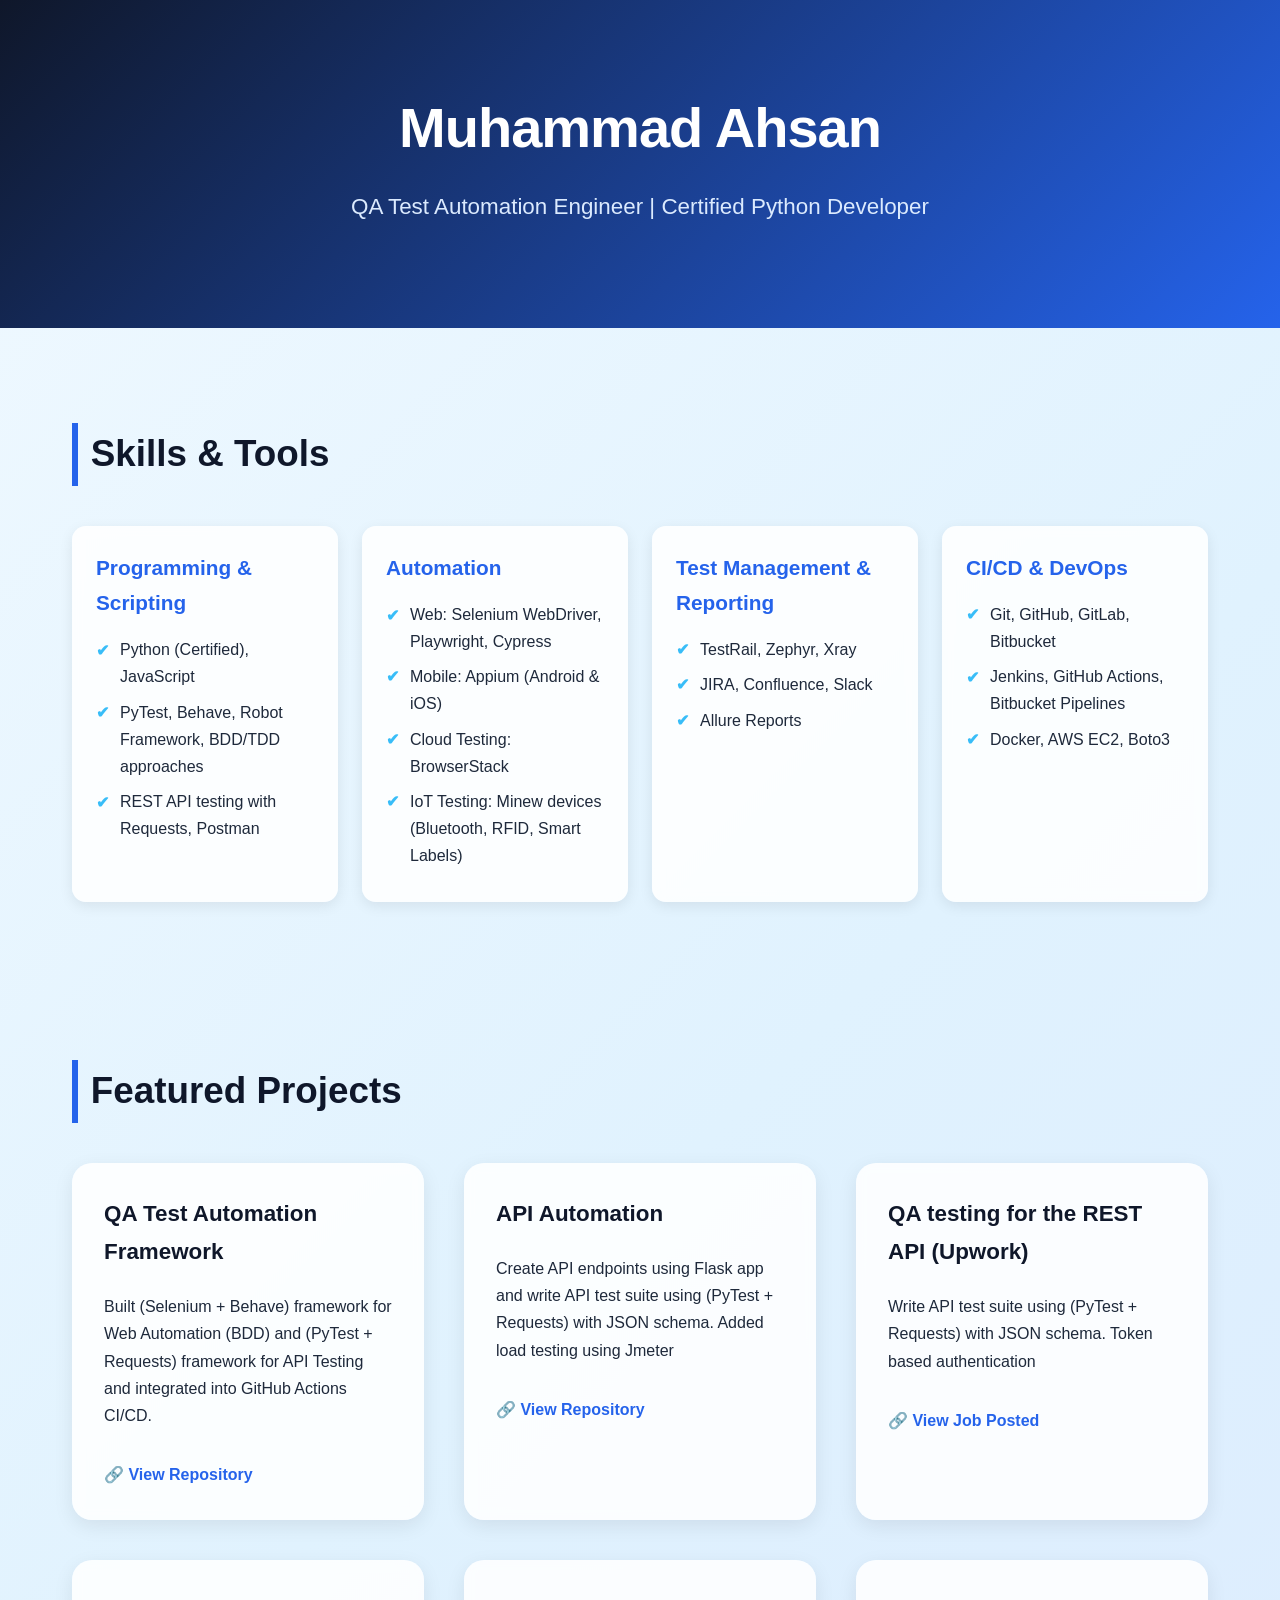
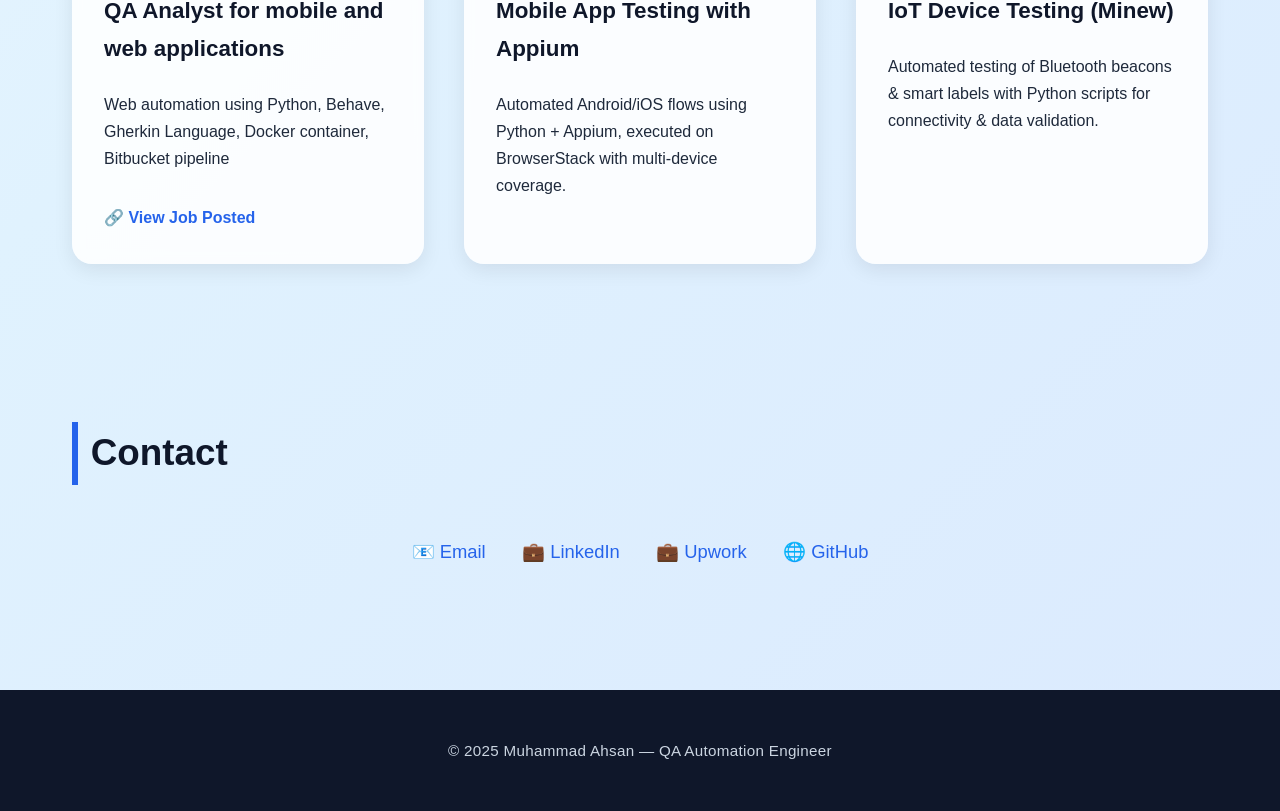
<file: index_old.html>
<!DOCTYPE html>
<html lang="en">
<head>
  <meta charset="UTF-8" />
  <meta name="viewport" content="width=device-width, initial-scale=1.0" />
  <title>Muhammad Ahsan — QA Test Automation Engineer</title>
  <style>
    :root {
      --primary-color: #2563eb;
      --secondary-color: #0f172a;
      --accent-color: #38bdf8;
      --light-bg: #f1f5f9;
      --gradient-bg: linear-gradient(135deg, #f0f9ff, #e0f2fe, #dbeafe);
      --text-color: #1e293b;
      --card-bg: #ffffffdd;
    }
    * {
      box-sizing: border-box;
    }
    body {
      font-family: 'Inter', 'Segoe UI', Tahoma, Geneva, Verdana, sans-serif;
      line-height: 1.7;
      margin: 0;
      padding: 0;
      background: var(--gradient-bg);
      color: var(--text-color);
    }
    header {
      background: linear-gradient(135deg, var(--secondary-color), var(--primary-color));
      color: #fff;
      padding: 5rem 2rem;
      text-align: center;
      position: relative;
    }
    header h1 {
      margin: 0;
      font-size: 3.5rem;
      font-weight: 800;
      letter-spacing: -1px;
    }
    header p {
      margin-top: 0.8rem;
      font-size: 1.4rem;
      color: #dbeafe;
    }
    section {
      padding: 4rem 2rem;
      max-width: 1200px;
      margin: auto;
    }
    h2 {
      color: var(--secondary-color);
      margin-bottom: 2.5rem;
      font-size: 2.3rem;
      border-left: 6px solid var(--primary-color);
      padding-left: 0.8rem;
      font-weight: 700;
    }
    .skills-grid {
      display: grid;
      grid-template-columns: repeat(auto-fit, minmax(250px, 1fr));
      gap: 1.5rem;
    }
    .skill-card {
      background: var(--card-bg);
      padding: 1.5rem;
      border-radius: 14px;
      box-shadow: 0 4px 14px rgba(0,0,0,0.08);
      backdrop-filter: blur(6px);
      transition: transform 0.3s ease, box-shadow 0.3s ease;
    }
    .skill-card:hover {
      transform: translateY(-6px);
      box-shadow: 0 10px 22px rgba(0,0,0,0.12);
    }
    .skill-card h3 {
      margin-top: 0;
      margin-bottom: 1rem;
      color: var(--primary-color);
      font-size: 1.3rem;
      font-weight: 600;
    }
    .skill-card ul {
      list-style: none;
      padding: 0;
      margin: 0;
    }
    .skill-card ul li {
      margin: 0.5rem 0;
      padding-left: 1.5rem;
      position: relative;
      font-size: 1rem;
    }
    .skill-card ul li::before {
      content: "✔";
      position: absolute;
      left: 0;
      color: var(--accent-color);
      font-weight: bold;
    }
    .projects {
      display: grid;
      grid-template-columns: repeat(auto-fit, minmax(300px, 1fr));
      gap: 2.5rem;
    }
    .project {
      background: var(--card-bg);
      padding: 2rem;
      border-radius: 20px;
      box-shadow: 0 6px 20px rgba(0,0,0,0.08);
      backdrop-filter: blur(6px);
      transition: transform 0.3s ease, box-shadow 0.3s ease;
    }
    .project:hover {
      transform: translateY(-8px);
      box-shadow: 0 12px 30px rgba(0,0,0,0.15);
    }
    .project h3 {
      margin-top: 0;
      color: var(--secondary-color);
      font-size: 1.4rem;
      font-weight: 700;
    }
    .project a {
      display: inline-block;
      margin-top: 1rem;
      color: var(--primary-color);
      font-weight: 600;
      text-decoration: none;
      transition: color 0.3s;
    }
    .project a:hover {
      color: var(--accent-color);
    }
    .contact {
      text-align: center;
    }
    .contact a {
      display: inline-block;
      margin: 0.7rem 1rem;
      text-decoration: none;
      color: var(--primary-color);
      font-size: 1.15rem;
      font-weight: 500;
      transition: color 0.3s, transform 0.2s;
    }
    .contact a:hover {
      color: var(--accent-color);
      transform: scale(1.08);
    }
    footer {
      text-align: center;
      padding: 2rem;
      background: var(--secondary-color);
      color: #cbd5e1;
      margin-top: 3rem;
      font-size: 0.95rem;
      letter-spacing: 0.3px;
    }
  </style>
</head>
<body>
  <header>
    <h1>Muhammad Ahsan</h1>
    <p>QA Test Automation Engineer | Certified Python Developer</p>
  </header>

  <section>
    <h2>Skills & Tools</h2>
    <div class="skills-grid">
      <div class="skill-card">
        <h3>Programming & Scripting</h3>
        <ul>
          <li>Python (Certified), JavaScript</li>
          <li>PyTest, Behave, Robot Framework, BDD/TDD approaches</li>
          <li>REST API testing with Requests, Postman</li>
        </ul>
      </div>
      <div class="skill-card">
        <h3>Automation</h3>
        <ul>
          <li>Web: Selenium WebDriver, Playwright, Cypress</li>
          <li>Mobile: Appium (Android & iOS)</li>
          <li>Cloud Testing: BrowserStack</li>
          <li>IoT Testing: Minew devices (Bluetooth, RFID, Smart Labels)</li>
        </ul>
      </div>
      <div class="skill-card">
        <h3>Test Management & Reporting</h3>
        <ul>
          <li>TestRail, Zephyr, Xray</li>
          <li>JIRA, Confluence, Slack</li>
          <li>Allure Reports</li>
        </ul>
      </div>
      <div class="skill-card">
        <h3>CI/CD & DevOps</h3>
        <ul>
          <li>Git, GitHub, GitLab, Bitbucket</li>
          <li>Jenkins, GitHub Actions, Bitbucket Pipelines</li>
          <li>Docker, AWS EC2, Boto3</li>
        </ul>
      </div>
    </div>
  </section>

  <section>
    <h2>Featured Projects</h2>
    <div class="projects">
      <div class="project">
        <h3>QA Test Automation Framework</h3>
        <p>Built (Selenium + Behave) framework for Web Automation (BDD) and (PyTest + Requests) framework for API Testing and integrated into GitHub Actions CI/CD.</p>
        <a href="https://github.com/MAhsan133/QAAutomation">🔗 View Repository</a>
      </div>
      <div class="project">
        <h3>API Automation</h3>
        <p>Create API endpoints using Flask app and write API test suite using (PyTest + Requests) with JSON schema. Added load testing using Jmeter</p>
        <a href="https://github.com/MAhsan133/flask_api_test_automation">🔗 View Repository</a>
      </div>

      <div class="project">
        <h3>QA testing for the REST API (Upwork)</h3>
        <p>Write API test suite using (PyTest + Requests) with JSON schema. Token based authentication</p>
        <a href="https://www.upwork.com/jobs/~015954547ff8e59319">🔗 View Job Posted</a>
      </div>
      <div class="project">
        <h3>QA Analyst for mobile and web applications</h3>
        <p>Web automation using Python, Behave, Gherkin Language, Docker container, Bitbucket pipeline</p>
        <a href="https://www.upwork.com/jobs/~010f83e5c8018e3e32">🔗 View Job Posted</a>
      </div>

      <div class="project">
        <h3>Mobile App Testing with Appium</h3>
        <p>Automated Android/iOS flows using Python + Appium, executed on BrowserStack with multi-device coverage.</p>
      </div>
      <div class="project">
        <h3>IoT Device Testing (Minew)</h3>
        <p>Automated testing of Bluetooth beacons & smart labels with Python scripts for connectivity & data validation.</p>
      </div>
    </div>
  </section>

  <section>
    <h2>Contact</h2>
    <div class="contact">
      <a href="mailto:ahsanattar133@gmail.com">📧 Email</a>
      <a href="https://www.linkedin.com/in/muhammadahsan-automation/" target="_blank">💼 LinkedIn</a>
      <a href="https://www.upwork.com/freelancers/~015129019ff5855109" target="_blank">💼 Upwork</a>
      <a href="https://github.com/MAhsan133/" target="_blank">🌐 GitHub</a>
    </div>
  </section>

  <footer>
    <p>© 2025 Muhammad Ahsan — QA Automation Engineer</p>
  </footer>
</body>
</html>
</file>
<file: styles.css>
/* Reset and base styles */
* {
    margin: 0;
    padding: 0;
    box-sizing: border-box;
}

:root {
    /* Color system - HSL values */
    --background: 210, 20%, 98%;
    --foreground: 215, 25%, 15%;
    --card: 0, 0%, 100%;
    --card-foreground: 215, 25%, 15%;
    --primary: 210, 75%, 55%;
    --primary-foreground: 0, 0%, 100%;
    --primary-glow: 210, 85%, 65%;
    --secondary: 210, 30%, 92%;
    --secondary-foreground: 215, 25%, 15%;
    --muted: 210, 20%, 95%;
    --muted-foreground: 215, 15%, 45%;
    --accent: 195, 80%, 60%;
    --accent-foreground: 0, 0%, 100%;
    --border: 210, 25%, 88%;
    --input: 210, 25%, 88%;
    --ring: 210, 75%, 55%;
    
    /* Gradients */
    --gradient-hero: linear-gradient(135deg, hsl(210, 75%, 55%) 0%, hsl(195, 80%, 60%) 100%);
    --gradient-soft: linear-gradient(180deg, hsl(210, 20%, 98%) 0%, hsl(210, 30%, 96%) 100%);
    --gradient-accent: linear-gradient(135deg, hsl(195, 80%, 60%) 0%, hsl(210, 85%, 65%) 100%);
    
    /* Shadows */
    --shadow-soft: 0 4px 20px -4px hsl(210, 75%, 55%, 0.15);
    --shadow-medium: 0 8px 30px -8px hsl(210, 75%, 55%, 0.2);
    --shadow-large: 0 20px 40px -12px hsl(210, 75%, 55%, 0.25);
    
    /* Border radius */
    --radius: 0.5rem;
    
    /* Typography */
    --font-family: 'Inter', -apple-system, BlinkMacSystemFont, 'Segoe UI', sans-serif;
}

body {
    font-family: var(--font-family);
    background-color: hsl(var(--background));
    color: hsl(var(--foreground));
    line-height: 1.6;
    scroll-behavior: smooth;
}

/* Container */
.container {
    max-width: 1200px;
    margin: 0 auto;
    padding: 0 1.5rem;
}

/* Typography */
h1, h2, h3, h4, h5, h6 {
    font-weight: 600;
    line-height: 1.2;
}

.section-title {
    font-size: 2.5rem;
    font-weight: 700;
    color: hsl(var(--foreground));
    margin-bottom: 1rem;
}

.section-description {
    font-size: 1.25rem;
    color: hsl(var(--muted-foreground));
    max-width: 42rem;
    margin: 0 auto;
}

.section-header {
    text-align: center;
    margin-bottom: 4rem;
}

/* Buttons */
.btn {
    display: inline-flex;
    align-items: center;
    justify-content: center;
    gap: 0.5rem;
    border: none;
    border-radius: var(--radius);
    font-weight: 500;
    font-size: 0.875rem;
    cursor: pointer;
    transition: all 0.3s ease;
    text-decoration: none;
    font-family: inherit;
}

.btn-sm {
    padding: 0.5rem 1rem;
    font-size: 0.875rem;
}

.btn-lg {
    padding: 0.75rem 2rem;
    font-size: 1rem;
}

.btn-primary {
    background-color: hsl(var(--primary));
    color: hsl(var(--primary-foreground));
    box-shadow: var(--shadow-soft);
}

.btn-primary:hover {
    background-color: hsl(var(--primary), 0.9);
    box-shadow: var(--shadow-medium);
    transform: translateY(-1px);
}

.btn-accent {
    background-color: hsl(var(--accent));
    color: hsl(var(--accent-foreground));
    box-shadow: var(--shadow-medium);
}

.btn-accent:hover {
    background-color: hsl(var(--accent), 0.9);
    box-shadow: var(--shadow-large);
    transform: translateY(-1px);
}

.btn-outline {
    border: 1px solid hsl(var(--border));
    background-color: transparent;
    color: hsl(var(--foreground));
}

.btn-outline:hover {
    background-color: hsl(var(--secondary));
}

/* Navigation */
.navbar {
    position: fixed;
    top: 0;
    left: 0;
    right: 0;
    z-index: 50;
    transition: all 0.3s ease;
    background-color: transparent;
}

.navbar.scrolled {
    background-color: hsl(var(--background), 0.95);
    backdrop-filter: blur(10px);
    box-shadow: var(--shadow-soft);
}

.nav-container {
    max-width: 1200px;
    margin: 0 auto;
    padding: 0 1.5rem;
}

.nav-content {
    display: flex;
    align-items: center;
    justify-content: space-between;
    height: 4rem;
}

.nav-logo {
    font-size: 1.25rem;
    font-weight: 700;
    color: hsl(var(--foreground));
    background: none;
    border: none;
    cursor: pointer;
    transition: color 0.3s ease;
}

.nav-logo:hover {
    color: hsl(var(--primary));
}

.nav-desktop {
    display: flex;
    align-items: center;
    gap: 2rem;
}

.nav-link {
    background: none;
    border: none;
    color: hsl(var(--muted-foreground));
    font-weight: 500;
    cursor: pointer;
    transition: color 0.3s ease;
}

.nav-link:hover {
    color: hsl(var(--foreground));
}

.mobile-menu-btn {
    display: none;
    flex-direction: column;
    gap: 0.25rem;
    background: none;
    border: none;
    cursor: pointer;
    padding: 0.5rem;
}

.hamburger-line {
    width: 1.5rem;
    height: 2px;
    background-color: hsl(var(--foreground));
    transition: all 0.3s ease;
}

.mobile-menu {
    display: none;
    flex-direction: column;
    gap: 1rem;
    padding: 1rem 0;
    background-color: hsl(var(--background));
    border-top: 1px solid hsl(var(--border));
}

.mobile-nav-link {
    background: none;
    border: none;
    color: hsl(var(--muted-foreground));
    font-weight: 500;
    cursor: pointer;
    text-align: left;
    padding: 0.5rem 0;
    transition: color 0.3s ease;
}

.mobile-nav-link:hover {
    color: hsl(var(--foreground));
}

/* Hero Section */
.hero {
    min-height: 100vh;
    background: var(--gradient-hero);
    display: flex;
    align-items: center;
    justify-content: center;
    position: relative;
    overflow: hidden;
}

.hero-bg-elements {
    position: absolute;
    inset: 0;
    opacity: 0.1;
}

.hero-bg-circle-1 {
    position: absolute;
    top: 5rem;
    left: 5rem;
    width: 18rem;
    height: 18rem;
    background-color: hsl(var(--accent));
    border-radius: 50%;
    filter: blur(3rem);
}

.hero-bg-circle-2 {
    position: absolute;
    bottom: 5rem;
    right: 5rem;
    width: 24rem;
    height: 24rem;
    background-color: hsl(var(--primary-glow));
    border-radius: 50%;
    filter: blur(3rem);
}

.hero-content {
    position: relative;
    z-index: 10;
}

.hero-grid {
    display: grid;
    grid-template-columns: 1fr;
    gap: 3rem;
    align-items: center;
}

.hero-text {
    text-align: center;
}

.hero-title {
    font-size: 3rem;
    font-weight: 700;
    color: hsl(var(--primary-foreground));
    margin-bottom: 1.5rem;
    line-height: 1.2;
}

.hero-accent {
    color: hsl(var(--accent));
}

.hero-subtitle {
    font-size: 1.5rem;
    font-weight: 600;
    color: hsl(var(--primary-foreground), 0.9);
    margin-bottom: 1.5rem;
}

.hero-description {
    font-size: 1.125rem;
    color: hsl(var(--primary-foreground), 0.8);
    margin-bottom: 2rem;
    max-width: 32rem;
    margin-left: auto;
    margin-right: auto;
}

.hero-buttons {
    display: flex;
    flex-direction: column;
    gap: 1rem;
    justify-content: center;
    margin-bottom: 2rem;
}

.hero-social {
    display: flex;
    gap: 1rem;
    justify-content: center;
}

.social-btn {
    display: flex;
    align-items: center;
    justify-content: center;
    width: 2.5rem;
    height: 2.5rem;
    color: hsl(var(--primary-foreground), 0.8);
    border-radius: var(--radius);
    transition: all 0.3s ease;
    text-decoration: none;
}

.social-btn:hover {
    color: hsl(var(--primary-foreground));
    background-color: hsl(var(--primary-foreground), 0.1);
}

.hero-image {
    display: flex;
    justify-content: center;
}

.hero-image-container {
    position: relative;
}

.hero-img {
    width: 20rem;
    height: 20rem;
    border-radius: 1rem;
    object-fit: cover;
    box-shadow: var(--shadow-large);
}

.hero-image-glow {
    position: absolute;
    bottom: -1.5rem;
    right: -1.5rem;
    width: 6rem;
    height: 6rem;
    background-color: hsl(var(--accent));
    border-radius: 0.75rem;
    opacity: 0.8;
    filter: blur(1rem);
}

.scroll-indicator {
    position: absolute;
    bottom: 2rem;
    left: 50%;
    transform: translateX(-50%);
    animation: bounce 2s infinite;
}

.scroll-btn {
    background: none;
    border: none;
    color: hsl(var(--primary-foreground), 0.6);
    cursor: pointer;
    padding: 0.5rem;
    border-radius: 50%;
    transition: color 0.3s ease;
}

.scroll-btn:hover {
    color: hsl(var(--primary-foreground));
}

/* About Section */
.about {
    padding: 5rem 0;
    background-color: hsl(var(--background));
}

.about-grid {
    display: grid;
    grid-template-columns: 1fr;
    gap: 3rem;
    align-items: start;
}

.about-section-title {
    font-size: 1.5rem;
    font-weight: 600;
    color: hsl(var(--foreground));
    margin-bottom: 2rem;
}

.stats-grid {
    display: grid;
    grid-template-columns: repeat(2, 1fr);
    gap: 1.5rem;
    margin-bottom: 2rem;
}

.stat-card {
    background-color: hsl(var(--card));
    padding: 1.5rem;
    border-radius: var(--radius);
    text-align: center;
    box-shadow: var(--shadow-soft);
    border: 1px solid hsl(var(--border));
}

.stat-icon {
    color: hsl(var(--primary));
    margin: 0 auto 0.75rem;
}

.stat-value {
    font-size: 1.875rem;
    font-weight: 700;
    color: hsl(var(--foreground));
    margin-bottom: 0.25rem;
}

.stat-label {
    font-size: 0.875rem;
    color: hsl(var(--muted-foreground));
}

.about-highlights {
    margin-bottom: 2rem;
}

.highlight-item {
    display: flex;
    align-items: flex-start;
    gap: 0.75rem;
    margin-bottom: 1rem;
}

.highlight-dot {
    width: 0.5rem;
    height: 0.5rem;
    background-color: hsl(var(--primary));
    border-radius: 50%;
    margin-top: 0.75rem;
    flex-shrink: 0;
}

.about-skills {
    margin-top: 2rem;
}

.skills-title {
    font-size: 1.125rem;
    font-weight: 600;
    color: hsl(var(--foreground));
    margin-bottom: 1rem;
}

.skills-badges {
    display: flex;
    flex-wrap: wrap;
    gap: 0.5rem;
}

.skill-badge {
    display: inline-block;
    padding: 0.25rem 0.75rem;
    background-color: hsl(var(--secondary));
    color: hsl(var(--secondary-foreground));
    border-radius: calc(var(--radius) - 2px);
    font-size: 0.875rem;
    font-weight: 500;
}

/* Skills Section */
.skills {
    padding: 5rem 0;
    background: var(--gradient-soft);
}

.skills-grid {
    display: grid;
    grid-template-columns: repeat(2, 1fr);
    gap: 2rem;
}

.skill-card {
    background-color: hsl(var(--card));
    border-radius: var(--radius);
    box-shadow: var(--shadow-medium);
    border: 1px solid hsl(var(--border));
    transition: box-shadow 0.3s ease;
}

.skill-card:hover {
    box-shadow: var(--shadow-large);
}

.skill-card-header {
    padding: 1.5rem 1.5rem 1rem;
    display: flex;
    align-items: center;
    gap: 0.75rem;
}

.skill-icon {
    padding: 0.5rem;
    background-color: hsl(var(--primary), 0.1);
    border-radius: var(--radius);
    color: hsl(var(--primary));
}

.skill-card-title {
    font-size: 1.25rem;
    font-weight: 600;
    color: hsl(var(--card-foreground));
}

.skill-list {
    padding: 0 1.5rem 1.5rem;
}

.skill-item {
    margin-bottom: 1rem;
}

.skill-info {
    display: flex;
    justify-content: space-between;
    align-items: center;
    margin-bottom: 0.5rem;
}

.skill-name {
    font-size: 0.875rem;
    font-weight: 500;
    color: hsl(var(--foreground));
}

.skill-percentage {
    font-size: 0.875rem;
    color: hsl(var(--muted-foreground));
}

.skill-bar {
    width: 100%;
    height: 0.5rem;
    background-color: hsl(var(--muted));
    border-radius: 0.25rem;
    overflow: hidden;
}

.skill-progress {
    height: 100%;
    background-color: hsl(var(--primary));
    border-radius: 0.25rem;
    transition: width 0.8s ease-in-out;
}

.certifications {
    margin-top: 4rem;
    text-align: center;
}

.certifications-title {
    font-size: 1.5rem;
    font-weight: 600;
    color: hsl(var(--foreground));
    margin-bottom: 2rem;
}

.certification-grid {
    display: flex;
    flex-wrap: wrap;
    justify-content: center;
    gap: 1rem;
}

.cert-card {
    padding: 1rem;
    min-width: 8rem;
    background-color: hsl(var(--card));
    border-radius: var(--radius);
    box-shadow: var(--shadow-soft);
    border: 1px solid hsl(var(--border));
    transition: box-shadow 0.3s ease;
}

.cert-card:hover {
    box-shadow: var(--shadow-medium);
}

.cert-icon {
    color: hsl(var(--primary));
    margin: 0 auto 0.5rem;
}

.cert-name {
    font-size: 0.875rem;
    font-weight: 500;
    color: hsl(var(--foreground));
}

/* Projects Section */
.projects {
    padding: 5rem 0;
    background-color: hsl(var(--background));
}

.projects-grid {
    display: grid;
    grid-template-columns: repeat(2, 1fr);
    gap: 2rem;
}

.project-card {
    background-color: hsl(var(--card));
    border-radius: var(--radius);
    box-shadow: var(--shadow-medium);
    border: 1px solid hsl(var(--border));
    transition: all 0.3s ease;
    overflow: hidden;
}

.project-card:hover {
    box-shadow: var(--shadow-large);
    transform: translateY(-2px);
}

.project-header {
    padding: 1.5rem 1.5rem 1rem;
}

.project-title {
    font-size: 1.25rem;
    font-weight: 600;
    color: hsl(var(--card-foreground));
    margin-bottom: 0.75rem;
    transition: color 0.3s ease;
}

.project-card:hover .project-title {
    color: hsl(var(--primary));
}

.project-description {
    color: hsl(var(--muted-foreground));
    line-height: 1.5;
}

.project-content {
    padding: 0 1.5rem 1.5rem;
}

.project-section-title {
    font-weight: 600;
    color: hsl(var(--foreground));
    margin-bottom: 0.5rem;
}

.project-tech {
    margin-bottom: 1.5rem;
}

.tech-badges {
    display: flex;
    flex-wrap: wrap;
    gap: 0.5rem;
}

.tech-badge {
    padding: 0.25rem 0.5rem;
    border: 1px solid hsl(var(--primary), 0.3);
    border-radius: calc(var(--radius) - 2px);
    font-size: 0.75rem;
    color: hsl(var(--foreground));
}

.project-features {
    margin-bottom: 1.5rem;
}

.features-list {
    list-style: none;
    margin: 0;
    padding: 0;
}

.features-list li {
    display: flex;
    align-items: flex-start;
    gap: 0.5rem;
    margin-bottom: 0.25rem;
    font-size: 0.875rem;
    color: hsl(var(--muted-foreground));
}

.features-list li::before {
    content: '';
    width: 0.375rem;
    height: 0.375rem;
    background-color: hsl(var(--primary));
    border-radius: 50%;
    margin-top: 0.5rem;
    flex-shrink: 0;
}

.project-actions {
    display: flex;
    gap: 0.75rem;
    padding-top: 1rem;
}

.projects-footer {
    text-align: center;
    margin-top: 3rem;
}

/* Services Section */
.services {
    padding: 5rem 0;
    background: var(--gradient-soft);
}

.services-grid {
    display: grid;
    grid-template-columns: repeat(2, 1fr);
    gap: 2rem;
    margin-bottom: 4rem;
}

.service-card {
    background-color: hsl(var(--card));
    border-radius: var(--radius);
    box-shadow: var(--shadow-medium);
    border: 1px solid hsl(var(--border));
    transition: all 0.3s ease;
    overflow: hidden;
}

.service-card:hover {
    box-shadow: var(--shadow-large);
    transform: translateY(-2px);
}

.service-header {
    padding: 1.5rem 1.5rem 0.75rem;
    display: flex;
    align-items: flex-start;
    gap: 0.75rem;
}

.service-icon {
    padding: 0.75rem;
    background-color: hsl(var(--primary), 0.1);
    border-radius: var(--radius);
    color: hsl(var(--primary));
    transition: background-color 0.3s ease;
}

.service-card:hover .service-icon {
    background-color: hsl(var(--primary), 0.2);
}

.service-title-group {
    flex: 1;
}

.service-title {
    font-size: 1.25rem;
    font-weight: 600;
    color: hsl(var(--card-foreground));
    margin-bottom: 0.25rem;
}

.service-meta {
    display: flex;
    align-items: center;
    gap: 1rem;
    font-size: 0.875rem;
}

.service-duration {
    display: flex;
    align-items: center;
    gap: 0.25rem;
    color: hsl(var(--muted-foreground));
}

.service-price {
    font-weight: 600;
    color: hsl(var(--primary));
}

.service-description {
    padding: 0 1.5rem;
    color: hsl(var(--muted-foreground));
    line-height: 1.5;
    margin-bottom: 1.5rem;
}

.service-features {
    padding: 0 1.5rem;
    margin-bottom: 1.5rem;
}

.service-feature {
    display: flex;
    align-items: flex-start;
    gap: 0.5rem;
    margin-bottom: 0.75rem;
}

.feature-check {
    color: hsl(var(--primary));
    margin-top: 0.125rem;
    flex-shrink: 0;
}

.service-feature span {
    font-size: 0.875rem;
    color: hsl(var(--muted-foreground));
}

.service-btn {
    margin: 0 1.5rem 1.5rem;
    width: calc(100% - 3rem);
}

.benefits-section {
    margin-bottom: 3rem;
    text-align: center;
}

.benefits-title {
    font-size: 1.5rem;
    font-weight: 600;
    color: hsl(var(--foreground));
    margin-bottom: 2rem;
}

.benefits-grid {
    display: grid;
    grid-template-columns: repeat(3, 1fr);
    gap: 2rem;
}

.benefit-item {
    text-align: center;
}

.benefit-icon {
    display: flex;
    align-items: center;
    justify-content: center;
    width: 4rem;
    height: 4rem;
    background-color: hsl(var(--primary), 0.1);
    border-radius: 50%;
    margin: 0 auto 1rem;
    color: hsl(var(--primary));
}

.benefit-title {
    font-size: 1.125rem;
    font-weight: 600;
    color: hsl(var(--foreground));
    margin-bottom: 0.5rem;
}

.benefit-description {
    color: hsl(var(--muted-foreground));
}

.services-cta {
    text-align: center;
}

.cta-title {
    font-size: 1.5rem;
    font-weight: 600;
    color: hsl(var(--foreground));
    margin-bottom: 1rem;
}

.cta-description {
    color: hsl(var(--muted-foreground));
    margin-bottom: 2rem;
    max-width: 32rem;
    margin-left: auto;
    margin-right: auto;
}

/* Contact Section */
.contact {
    padding: 5rem 0;
    background-color: hsl(var(--background));
}

.contact-grid {
    display: grid;
    grid-template-columns: 2fr 1fr;
    gap: 3rem;
}

.contact-form-container {
    grid-column: 1;
}

.contact-form-card {
    background-color: hsl(var(--card));
    border-radius: var(--radius);
    box-shadow: var(--shadow-medium);
    border: 1px solid hsl(var(--border));
    overflow: hidden;
}

.form-header {
    padding: 1.5rem 1.5rem 1rem;
}

.form-title {
    font-size: 1.5rem;
    font-weight: 600;
    color: hsl(var(--card-foreground));
    margin-bottom: 0.5rem;
}

.form-description {
    color: hsl(var(--muted-foreground));
}

.contact-form {
    padding: 0 1.5rem 1.5rem;
}

.form-row {
    display: grid;
    grid-template-columns: 1fr 1fr;
    gap: 1rem;
    margin-bottom: 1.5rem;
}

.form-group {
    margin-bottom: 1.5rem;
}

.form-label {
    display: block;
    font-weight: 500;
    color: hsl(var(--foreground));
    margin-bottom: 0.5rem;
}

.form-input,
.form-textarea {
    width: 100%;
    padding: 0.75rem;
    border: 1px solid hsl(var(--input));
    border-radius: calc(var(--radius) - 2px);
    background-color: hsl(var(--background));
    color: hsl(var(--foreground));
    font-family: inherit;
    font-size: 0.875rem;
    transition: border-color 0.3s ease;
}

.form-input:focus,
.form-textarea:focus {
    outline: none;
    border-color: hsl(var(--ring));
    box-shadow: 0 0 0 2px hsl(var(--ring), 0.2);
}

.form-textarea {
    resize: vertical;
    min-height: 6rem;
}

.form-submit {
    width: 100%;
}

.contact-sidebar {
    grid-column: 2;
    display: flex;
    flex-direction: column;
    gap: 2rem;
}

.contact-info-title,
.social-links-title {
    font-size: 1.25rem;
    font-weight: 600;
    color: hsl(var(--foreground));
    margin-bottom: 1.5rem;
}

.contact-info-list,
.social-links-list {
    display: flex;
    flex-direction: column;
    gap: 1rem;
}

.contact-info-item {
    background-color: hsl(var(--card));
    padding: 1rem;
    border-radius: var(--radius);
    box-shadow: var(--shadow-soft);
    border: 1px solid hsl(var(--border));
    display: flex;
    align-items: flex-start;
    gap: 0.75rem;
}

.contact-info-icon {
    padding: 0.5rem;
    background-color: hsl(var(--primary), 0.1);
    border-radius: var(--radius);
    color: hsl(var(--primary));
}

.contact-info-label {
    font-weight: 600;
    color: hsl(var(--foreground));
    margin-bottom: 0.25rem;
}

.contact-info-value {
    color: hsl(var(--foreground));
    margin-bottom: 0.25rem;
}

.contact-info-desc {
    font-size: 0.875rem;
    color: hsl(var(--muted-foreground));
}

.social-link {
    display: flex;
    align-items: center;
    gap: 0.75rem;
    padding: 1rem;
    background-color: hsl(var(--card));
    border-radius: var(--radius);
    box-shadow: var(--shadow-soft);
    border: 1px solid hsl(var(--border));
    text-decoration: none;
    transition: all 0.3s ease;
}

.social-link:hover {
    box-shadow: var(--shadow-medium);
    transform: translateY(-1px);
}

.social-link-icon {
    padding: 0.5rem;
    background-color: hsl(var(--primary), 0.1);
    border-radius: var(--radius);
    color: hsl(var(--primary));
    transition: background-color 0.3s ease;
}

.social-link:hover .social-link-icon {
    background-color: hsl(var(--primary), 0.2);
}

.social-link-name {
    font-weight: 600;
    color: hsl(var(--foreground));
    margin-bottom: 0.25rem;
    transition: color 0.3s ease;
}

.social-link:hover .social-link-name {
    color: hsl(var(--primary));
}

.social-link-username {
    font-size: 0.875rem;
    color: hsl(var(--muted-foreground));
}

.response-promise {
    background: var(--gradient-accent);
    color: hsl(var(--accent-foreground));
    padding: 1.5rem;
    border-radius: var(--radius);
    box-shadow: var(--shadow-medium);
    text-align: center;
}

.response-promise-icon {
    margin: 0 auto 0.75rem;
}

.response-promise-title {
    font-weight: 600;
    margin-bottom: 0.5rem;
}

.response-promise-text {
    font-size: 0.875rem;
    opacity: 0.9;
}

/* Toast */
.toast {
    position: fixed;
    top: 1rem;
    right: 1rem;
    z-index: 100;
    background-color: hsl(var(--card));
    border: 1px solid hsl(var(--border));
    border-radius: var(--radius);
    box-shadow: var(--shadow-large);
    padding: 1rem 1.5rem;
    max-width: 20rem;
    transform: translateX(100%);
    transition: transform 0.3s ease;
}

.toast.show {
    transform: translateX(0);
}

.toast-title {
    font-weight: 600;
    color: hsl(var(--foreground));
    margin-bottom: 0.25rem;
}

.toast-description {
    font-size: 0.875rem;
    color: hsl(var(--muted-foreground));
}

/* Animations */
@keyframes bounce {
    0%, 20%, 53%, 80%, 100% {
        transform: translate3d(0, 0, 0);
    }
    40%, 43% {
        transform: translate3d(0, -30px, 0);
    }
    70% {
        transform: translate3d(0, -15px, 0);
    }
    90% {
        transform: translate3d(0, -4px, 0);
    }
}

/* Responsive Design */
@media (max-width: 768px) {
    .nav-desktop {
        display: none;
    }
    
    .mobile-menu-btn {
        display: flex;
    }
    
    .mobile-menu.show {
        display: flex;
    }
    
    .hero-grid {
        grid-template-columns: 1fr;
        text-align: center;
    }
    
    .hero-title {
        font-size: 2.5rem;
    }
    
    .hero-subtitle {
        font-size: 1.25rem;
    }
    
    .hero-buttons {
        flex-direction: column;
        align-items: center;
    }
    
    .hero-img {
        width: 16rem;
        height: 16rem;
    }
    
    .section-title {
        font-size: 2rem;
    }
    
    .section-description {
        font-size: 1.125rem;
    }
    
    .about-grid {
        grid-template-columns: 1fr;
    }
    
    .stats-grid {
        grid-template-columns: 1fr;
    }
    
    .skills-grid {
        grid-template-columns: 1fr;
    }
    
    .projects-grid {
        grid-template-columns: 1fr;
    }
    
    .services-grid {
        grid-template-columns: 1fr;
    }
    
    .benefits-grid {
        grid-template-columns: 1fr;
    }
    
    .contact-grid {
        grid-template-columns: 1fr;
    }
    
    .form-row {
        grid-template-columns: 1fr;
    }
    
    .container {
        padding: 0 1rem;
    }
}

@media (min-width: 769px) and (max-width: 1024px) {
    .hero-grid {
        grid-template-columns: 1fr 1fr;
        text-align: left;
    }
    
    .hero-text {
        text-align: left;
    }
    
    .hero-buttons {
        flex-direction: row;
        justify-content: flex-start;
    }
    
    .hero-social {
        justify-content: flex-start;
    }
    
    .about-grid {
        grid-template-columns: 1fr 1fr;
    }
}

@media (min-width: 1025px) {
    .hero-grid {
        grid-template-columns: 1fr 1fr;
    }
    
    .hero-text {
        text-align: left;
    }
    
    .hero-title {
        font-size: 3.75rem;
    }
    
    .hero-subtitle {
        font-size: 1.875rem;
    }
    
    .hero-buttons {
        flex-direction: row;
        justify-content: flex-start;
    }
    
    .hero-social {
        justify-content: flex-start;
    }
    
    .hero-img {
        width: 24rem;
        height: 24rem;
    }
    
    .about-grid {
        grid-template-columns: 1fr 1fr;
    }
}
</file>
